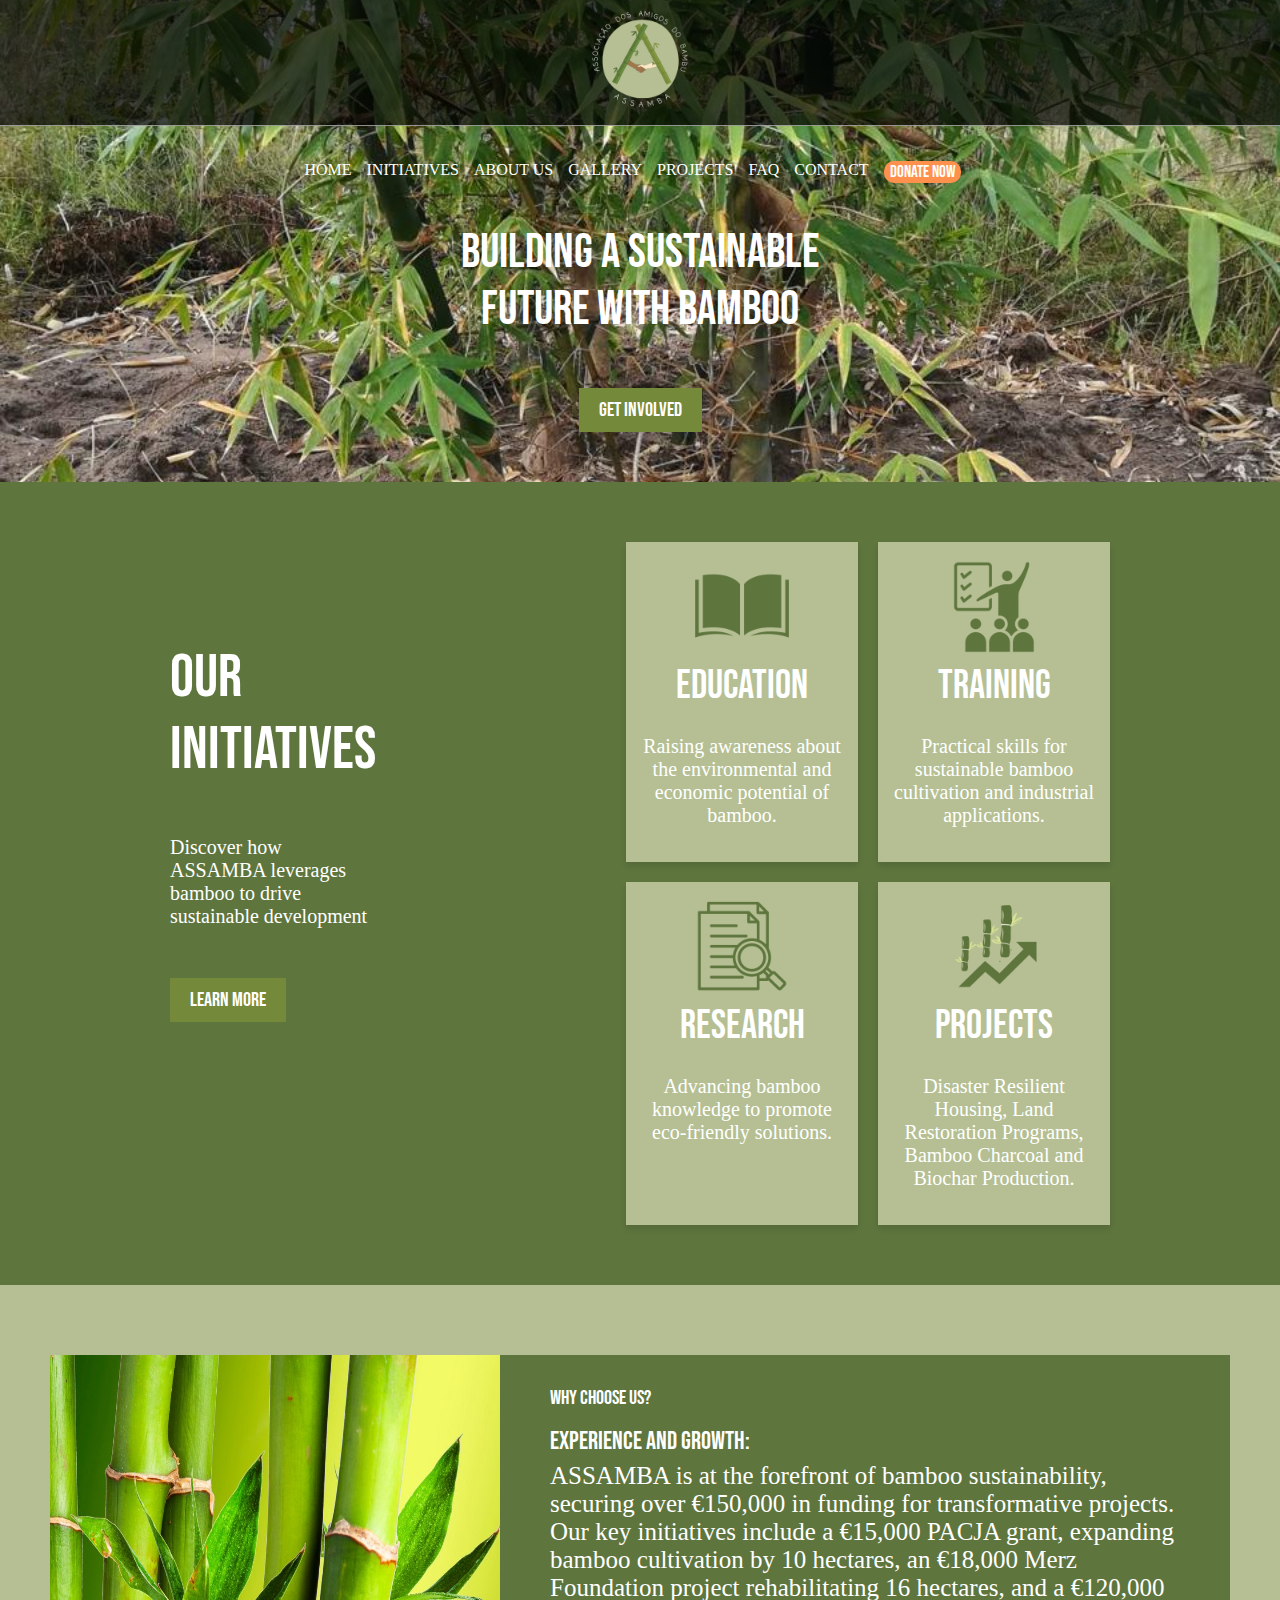
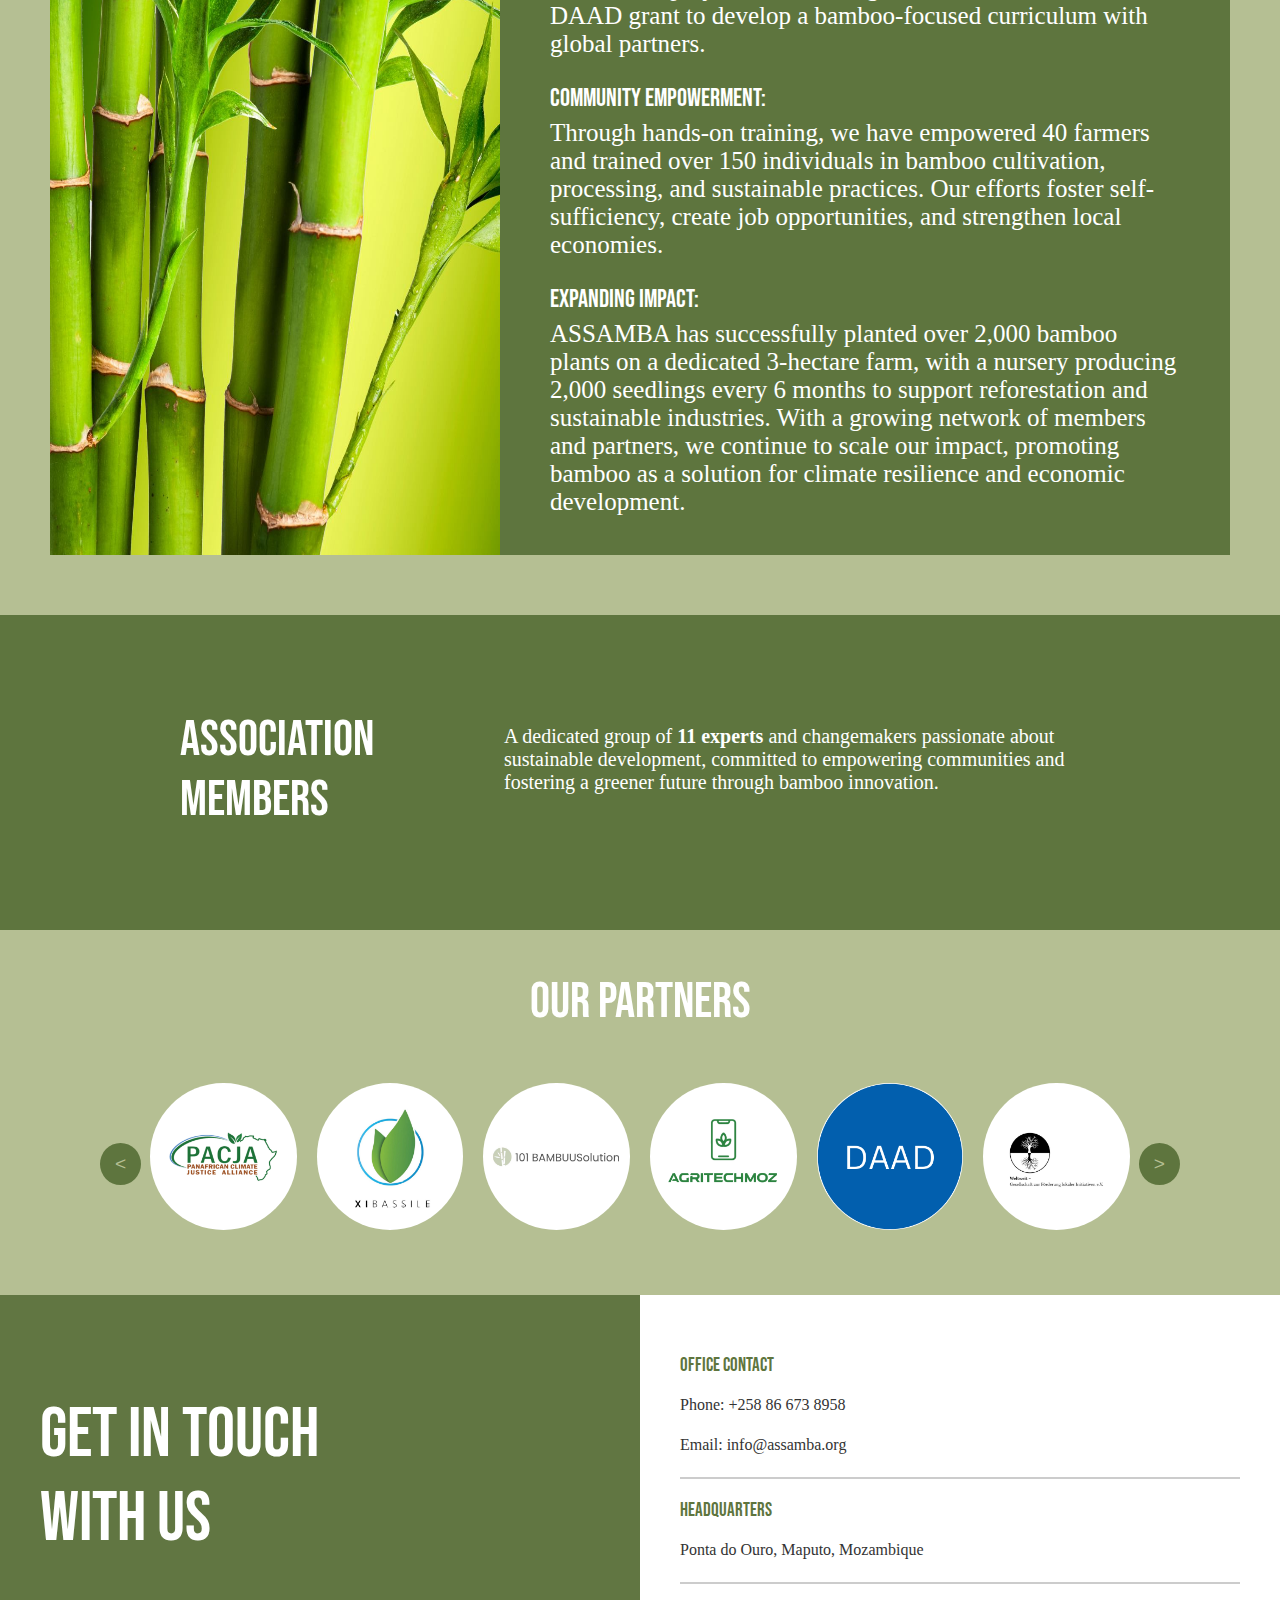
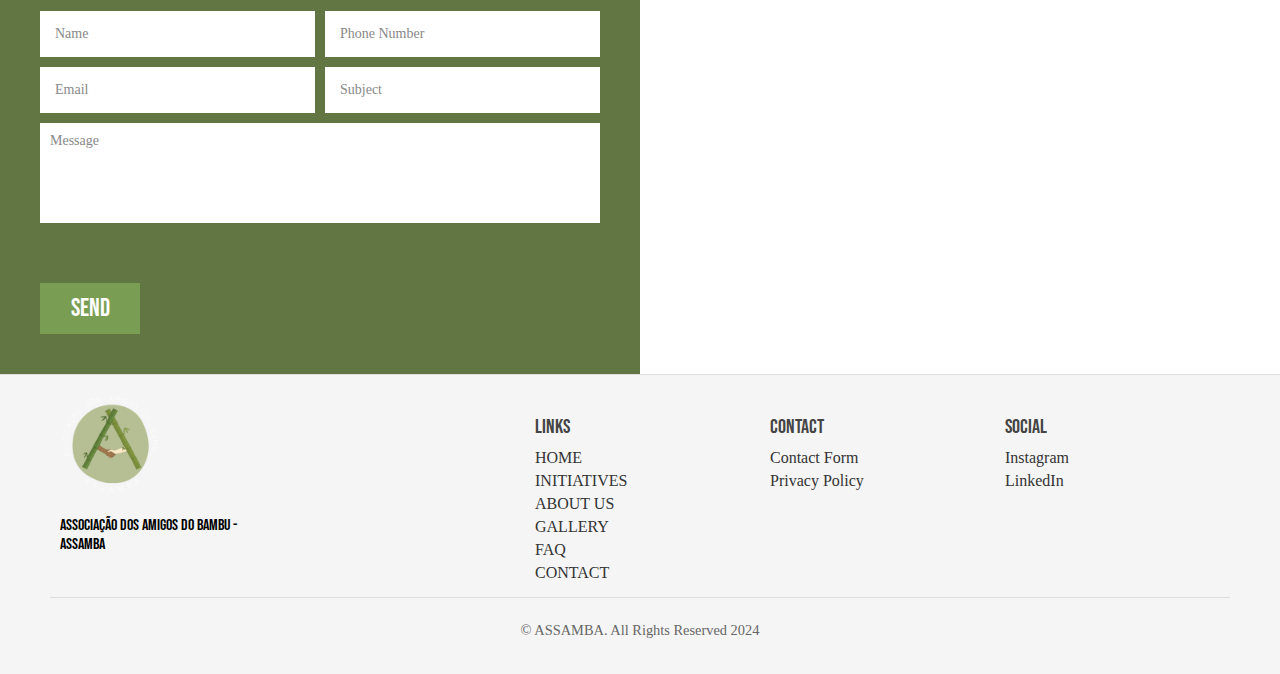
<file: index.html>
<!DOCTYPE html>
<html lang="en">
<head>
    <meta charset="UTF-8">
    <meta name="viewport" content="width=device-width, initial-scale=1.0">
    <title>ASSAMBA</title>
    <link rel="stylesheet" href="styles.css">
    <link href="https://fonts.googleapis.com/css2?family=Bebas+Neue&display=swap" rel="stylesheet">
    <link rel="icon" type="image/png" href="assets/images/logo.png">
    <link rel="stylesheet" href="https://cdnjs.cloudflare.com/ajax/libs/font-awesome/4.7.0/css/font-awesome.min.css">

    <script>
      function myFunction() {
        var x = document.getElementById("nav-links");
        if (x.style.display === "block") {
          x.style.display = "none";
        } else {
          x.style.display = "block";
        }
      }
    </script>


<script type="text/javascript">
  function googleTranslateElementInit() {
    new google.translate.TranslateElement({
      pageLanguage: 'en', // Default language of your website
      includedLanguages: 'en,pt', // Languages to include: English and Portuguese
      layout: google.translate.TranslateElement.InlineLayout.SIMPLE
    }, 'google_translate_element');
  }
</script>

<script type="text/javascript" src="//translate.google.com/translate_a/element.js?cb=googleTranslateElementInit"></script>


<!-- project -->

<script>
 let currentProject = 0;

// Function to show the next project
function loadMore() {
  const projects = document.querySelectorAll('.project-item');
  
  // Show the next project
  if (currentProject < projects.length) {
    projects[currentProject].style.display = 'block';
    currentProject++;
  }

  // Change button text if all projects are shown
  if (currentProject >= projects.length) {
    document.getElementById('load-more-btn').textContent = 'NO MORE PROJECTS';
  }
}

// Initialize by showing the first project
window.onload = loadMore;
</script>



<style>

  

</style>

</head>
<body>

<section class="hero">

    <!-- Logo Section -->
  <div class="logo">
       <!-- "Hamburger menu" / "Bar icon" to toggle the navigation links -->
  <a href="javascript:void(0);" class="icon" onclick="myFunction()">
    <i class="fa fa-bars"></i>
  </a>
    <img src="assets/images/logo.png" alt="Logo">
    <a href="donations.html" class="mobile-ctn"><button>DONATE!</button></a>
    <!-- Navigation links (hidden by default) -->
  </div>
  <!-- end -->
      
        <nav class="navbar">
            <ul class="nav-links" id="nav-links">
                <li><a href="index.html">HOME</a></li>
                <li><a href="#initiatives">INITIATIVES</a></li>
                <li><a href="about.html">ABOUT US</a></li>
                <li><a href="gallery.html">GALLERY</a></li>
                <li><a href="projects.html">PROJECTS</a></li>
                <li><a href="faq.html">FAQ</a></li>
                <li><a href="#contact">CONTACT</a></li>
                <li><a href="donations.html"><button class="donate-btn">DONATE NOW</button></a></li>
                <div id="google_translate_element"></div>

            </ul>
        </nav>

        <div class="hero-text">
            <h1>BUILDING A SUSTAINABLE <br> FUTURE WITH BAMBOO</h1>
            <a href="#contact"><button class="cta-button">GET INVOLVED</button></a>
        </div>

</section>


    <!-- INITIATIVES -->

    <section class="initiatives" id="initiatives">
       
        <div class="info">

            <h2>Our<br> Initiatives</h2>

            <p> Discover how ASSAMBA leverages bamboo to drive sustainable development</p>
            <a href="assets/ASSAMBA PROFILE PRESENTATION.pdf"><button class="cta-button">LEARN MORE</button></a>

        </div>

        <div class="cards">
            <div class="card">
                <img src="assets/images/education.png" alt="book" width="100px">
                <h3>Education</h3>
                <p>Raising awareness about the environmental and economic potential of bamboo.</p>
            </div>
            <div class="card">
                <img src="assets/images/training.png" alt="training" width="100px">
                <h3>Training</h3>
                <p>Practical skills for sustainable bamboo cultivation and industrial applications.</p>
            </div>
            <div class="card">
                <img src="assets/images/research.png" alt="research" width="100px">
                <h3>Research</h3>
                <p>Advancing bamboo knowledge to promote eco-friendly solutions.</p>
            </div>
            <div class="card">
                <img src="assets/images/projects.png" alt="projects" width="100px">
                <h3>Projects</h3>
                <p>Disaster Resilient Housing, Land Restoration Programs, Bamboo Charcoal and Biochar Production.</p>
            </div>
        </div>
        
    </section>

    
    <!-- WHY CHOOSE US -->

    <section class="why-choose-us">
        <div class="image">
            <img src="assets/images/why-choose-us.jpg" alt="Bamboo Image">
        </div>
        
        <div class="content">
            <div class="text">
                <h2>Why Choose Us?</h2>
                <h4>Experience and Growth:</h4><p>ASSAMBA is at the forefront of bamboo sustainability, securing over €150,000 in funding for transformative projects. Our key initiatives include a €15,000 PACJA grant, expanding bamboo cultivation by 10 hectares, an €18,000 Merz Foundation project rehabilitating 16 hectares, and a €120,000 DAAD grant to develop a bamboo-focused curriculum with global partners.</p>
                <h4>Community Empowerment:</h4>
                <p>Through hands-on training, we have empowered 40 farmers and trained over 150 individuals in bamboo cultivation, processing, and sustainable practices. Our efforts foster self-sufficiency, create job opportunities, and strengthen local economies.</p>
                <h4>Expanding Impact:</h4>
                <p>ASSAMBA has successfully planted over 2,000 bamboo plants on a dedicated 3-hectare farm, with a nursery producing 2,000 seedlings every 6 months to support reforestation and sustainable industries. With a growing network of members and partners, we continue to scale our impact, promoting bamboo as a solution for climate resilience and economic development.</p>
            </div>
        </div>
    </section>

    


<!-- ASSOCIATION MEMBERS -->


<section class="association-members">

    <div class="team-intro">
        <h2>ASSOCIATION MEMBERS</h2>
        <p class="team-description">A dedicated group of <strong>11 experts</strong> and changemakers passionate
            about sustainable development, committed to empowering
            communities and fostering a greener future through bamboo
            innovation.</p>
        
    
    </div>

<div class="carousel-wrapper">
  <!-- Left Button -->
  <!-- <button class="carousel-button left" onclick="scrollCarousel('carousel-association-members', -1)">&lt;</button> -->


  <!-- Carousel Container 
  <div class="carousel-container">
    <div class="carousel" id="carousel-association-members">
      <div class="carousel-item" style="flex: 0 0 33.33%;">
        <h4>John Doe</h4>
        <p>Position</p>
      </div>
      <div class="carousel-item" style="flex: 0 0 33.33%;">
 
        <h4>John Doe</h4>
        <p>Position</p>
      </div>
      <div class="carousel-item" style="flex: 0 0 33.33%;">
        <h4>John Doe</h4>
        <p>Position</p>
      </div>
    </div>
  </div> -->

  <!-- Right Button -->
  <!-- <button class="carousel-button right" onclick="scrollCarousel('carousel-association-members', 1)">&gt;</button> -->
</div>

</section>

<!-- END -->

<!-- PARTNERS -->

<section class="partners">

<div class="partners-container">
    <h2 style="display: flex; justify-content: center; align-items: center; color: #ffff; font-family: 'Bebas Neue'; font-weight: lighter; font-size: 50px;">OUR PARTNERS</h2>
    </div>

<div class="carousel-wrapper">
  <!-- Left Button -->
  <button class="carousel-button left" onclick="scrollCarousel('carousel-partners', -1)">&lt;</button>

  <!-- Carousel Container -->
  <div class="carousel-container">

    <div class="carousel" id="carousel-partners">
      <div class="carousel-item">
        <a href="https://pacja.org/">
          <img src="assets/images/partner1.png" alt="Board Member">
        </a>
      </div>
      <div class="carousel-item">
        <a href="https://www.xibassile.com/home-pt">
          <img src="assets/images/partner2.jpg" alt="Board Member">
        </a>
      </div>
      <div class="carousel-item">
        <a href="https://www.101bambusolution.com/">
          <img src="assets/images/partner3.jpg" alt="Board Member">
        </a>
      </div>
      <div class="carousel-item">
        <a href="https://agritechmoz.com/">
          <img src="assets/images/partner4.png" alt="Board Member">
        </a>
      </div>
      <div class="carousel-item">
        <a href="https://www.daad.de/en/">
          <img src="assets/images/partner6.png" alt="Board Member">
        </a>
      </div>
      <div class="carousel-item">
        <a href="https://welt-weit.org/en/">
          <img src="assets/images/partner7.jpg" alt="Board Member">
        </a>
      </div>
      <div class="carousel-item">
        <a href="#">
          <img src="assets/images/partner11.jpg" alt="Board Member">
        </a>
      </div>
      <div class="carousel-item">
        <a href="https://www.hs-rm.de/en/">
          <img src="assets/images/partner12.jpg" alt="Board Member">
        </a>
      </div>
      <div class="carousel-item">
        <a href="https://uem.mz/">
          <img src="assets/images/partner13.jpg" alt="Board Member">
        </a>
      </div>
      <div class="carousel-item">
        <a href="https://apamaputo.org/index.php/apresentacao-do-menu-institucional">
          <img src="assets/images/partner14.jpg" alt="Board Member">
        </a>
      </div>
      <div class="carousel-item">
        <a href="https://onemillionvoices.agroecologymap.org/es/locations/gua-quye">
          <img src="assets/images/partner-15.jpeg" alt="Board Member">
        </a>
      </div>
      <div class="carousel-item">
        <a href="https://www.instagram.com/manabambooworld/">
          <img src="assets/images/partners/mana.jpeg" alt="Board Member">
        </a>
      </div>
      <div class="carousel-item">
        <a href="https://www.netherlandswaterpartnership.com/">
          <img src="assets/images/partners/nwp.png" alt="Board Member">
        </a>
      </div>

      <div class="carousel-item">
        <a href="https://www.nlfoodpartnership.com/">
          <img src="assets/images/partners/nFp.png" alt="Board Member">
        </a>
      </div>

      <div class="carousel-item">
        <a href="https://bambubatu.com/bambu-batu/">
          <img src="assets/images/partners/BB-logo-cultivate.png" alt="Board Member">
        </a>
      </div>

      <div class="carousel-item">
        <a href="https://bambubatu.com/bambu-batu/">
          <img src="assets/images/partners/uv.png" alt="Board Member">
        </a>
      </div>
    </div>
    

  <!-- Right Button -->
  <button class="carousel-button right" onclick="scrollCarousel('carousel-partners', 1)">&gt;</button>
</div>

</section>




<!-- END -->

<!-- CONTACT US -->

<section class="contact-container" id="contact">
  <div class="contact-form">
      <h2>GET IN TOUCH<br>WITH US</h2>
      <form action="#">
          <div class="input-group">
              <input type="text" placeholder="Name" required>
              <input type="text" placeholder="Phone Number" required>
          </div>
          <div class="input-group">
              <input type="email" placeholder="Email" required>
              <input type="text" placeholder="Subject" required>
          </div>
          <textarea placeholder="Message" rows="5" required></textarea>
          <button class="submit-button" type="submit">SEND</button>
      </form>
  </div>
  <div class="contact-info">
    <h3>OFFICE CONTACT</h3>
    <p>Phone: +258 86 673 8958</p>
    <p>Email: info@assamba.org</p>
      <hr>
      <h3>HEADQUARTERS</h3>
      <p>Ponta do Ouro, Maputo, Mozambique</p>
      <hr>

  </div>
</section>

<!-- END -->

<!-- FOOTER -->

<footer class="footer-container">
  <div class="footer-content">
      <div class="footer-section-img">
          <img src="assets/images/logo.png" width="100px" alt="logo">
          <p style="color: #000;">Associação dos Amigos do Bambu - ASSAMBA</p>
          <div class="input-container">
            <input type="email" class="email-input" placeholder="Enter your email address">
            <button type="submit" class="email-submit-button">
              <img src="assets/images/arrow.png" alt="icon" class="button-icon"></button>
        </div>
      </div>
      <div class="footer-section">
          <h3>LINKS</h3>
          <ul>
            <li><a href="index.html">HOME</a></li>
            <li><a href="index.html#initiatives">INITIATIVES</a></li>
            <li><a href="about.html">ABOUT US</a></li>
            <li><a href="gallery.html">GALLERY</a></li>
            <li><a href="coming soon.html">FAQ</a></li>
            <li><a href="index.html#contact">CONTACT</a></li>
          </ul>
      </div>
      
      <div class="footer-section">
          <h3>CONTACT</h3>
          <ul>
            <li><a href="/index.html/#contact" target="_blank">Contact Form</a></li>
            <li><a href="/Privacy Policy.html" target="_blank">Privacy Policy</a></li>
        </ul>
        
      
      </div>
      <div class="footer-section">
          <h3>SOCIAL</h3>
          <ul>
            <li><a href="https://www.instagram.com/assamba.moz/" target="_blank">Instagram</a></li>
            <li><a href="https://www.linkedin.com/company/assamba/?originalSubdomain=mz" target="_blank">LinkedIn</a></li>
        </ul>
      </div>
  </div>
  <div class="footer-bottom">
      <p>© ASSAMBA. All Rights Reserved 2024 </p>
  </div>
</footer>


<!-- END -->




  
    <script>
   // Function to handle carousel scrolling
function scrollCarousel(carouselId, direction) {
  const carousel = document.getElementById(carouselId); // Target specific carousel by ID
  const items = carousel.querySelectorAll('.carousel-item'); // Get all carousel items
  const visibleItems = 3; // Number of items visible in the carousel
  const totalItems = items.length; // Total number of items in the carousel

  // Retrieve or initialize the current scroll index
  let scrollIndex = parseInt(carousel.dataset.scrollIndex) || 0;

  // Calculate the new scroll index
  scrollIndex += direction;

  // Clamp the scrollIndex to ensure it stays within bounds
  if (scrollIndex < 0) {
    scrollIndex = 0; // Prevent scrolling before the first item
  } else if (scrollIndex > totalItems - visibleItems) {
    scrollIndex = totalItems - visibleItems; // Prevent scrolling past the last visible group
  }

  // Store the updated scroll index
  carousel.dataset.scrollIndex = scrollIndex;

  // Calculate the new transform value
  const itemWidth = carousel.querySelector('.carousel-item').offsetWidth;
  const transformValue = -scrollIndex * itemWidth;

  // Apply the transform to scroll the carousel
  carousel.style.transform = `translateX(${transformValue}px)`;
}

// Example usage: Attach event listeners to carousel buttons
document.addEventListener('DOMContentLoaded', () => {
  const leftButtons = document.querySelectorAll('.carousel-button-left');
  const rightButtons = document.querySelectorAll('.carousel-button-right');

  leftButtons.forEach(button => {
    button.addEventListener('click', () => {
      const carouselId = button.dataset.target; // Get the target carousel ID from data attribute
      scrollCarousel(carouselId, -1); // Scroll left
    });
  });

  rightButtons.forEach(button => {
    button.addEventListener('click', () => {
      const carouselId = button.dataset.target; // Get the target carousel ID from data attribute
      scrollCarousel(carouselId, 1); // Scroll right
    });
  });
});


    </script>



</body>
</html>
</file>
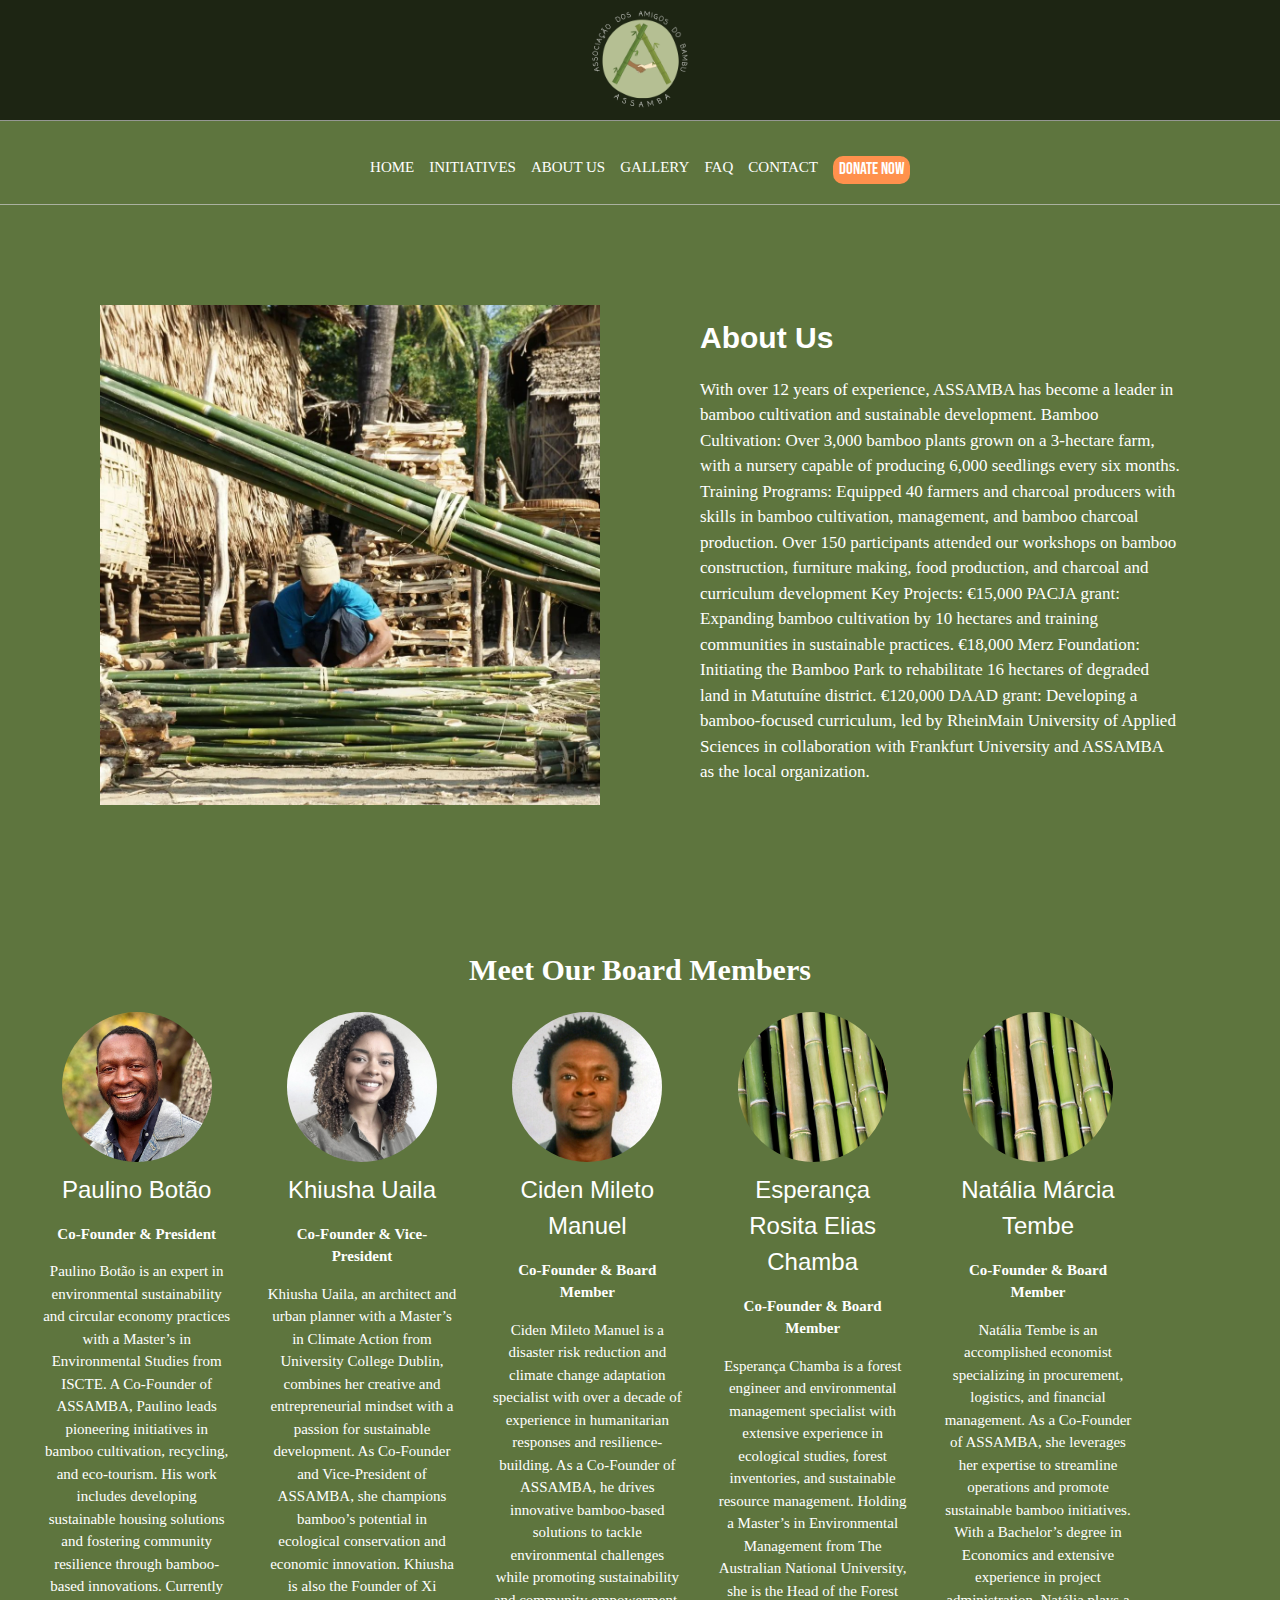
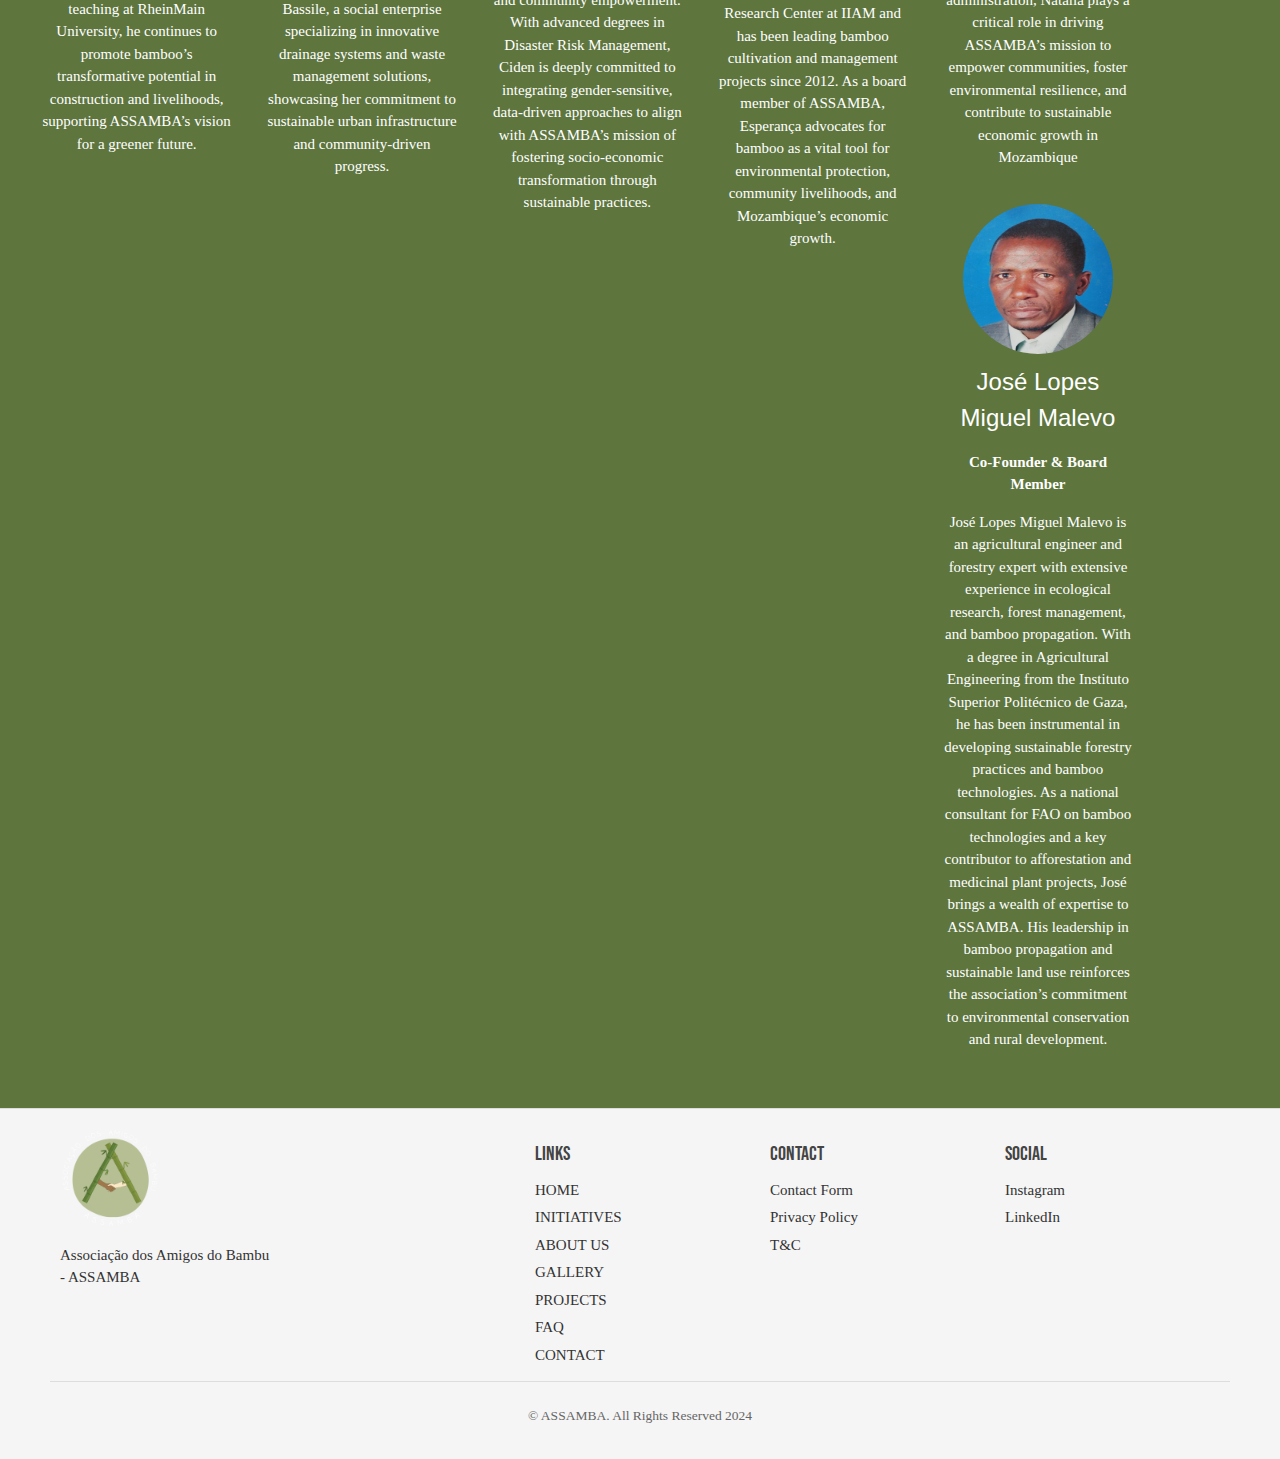
<file: about.html>
<!DOCTYPE html>
<html lang="en">
<head>
    <meta charset="UTF-8">
    <meta name="viewport" content="width=device-width, initial-scale=1.0">
    <title>About Us</title>
    <link rel="stylesheet" href="styles.css">
    <link rel="stylesheet" href="https://www.w3schools.com/w3css/4/w3.css">
    <link href="https://fonts.googleapis.com/css2?family=Bebas+Neue&display=swap" rel="stylesheet">
    <link rel="icon" type="image/png" href="assets/images/logo.png">
    <link rel="stylesheet" href="https://cdnjs.cloudflare.com/ajax/libs/font-awesome/4.7.0/css/font-awesome.min.css">

    <script>
      function myFunction() {
        var x = document.getElementById("nav-links");
        if (x.style.display === "block") {
          x.style.display = "none";
        } else {
          x.style.display = "block";
        }
      }
    </script>

    <style>

    body { 
      background-color: #5E753E;
      font-family: 'Lato'; 
    }
      .hero {
    background-image: none;
    background-color: #5E753E;

    .navbar {
      border-bottom: 1px;
      border-bottom-style: solid;
      border-color: black;
      border-color:rgba(206, 206, 206, 0.678);
    }

}

.board-member {
      text-align: center;
      padding: 20px;
      margin: 10px;
      color: #ffffff;
    }
    .board-member img {
      width: 150px;
      height: 150px;
      border-radius: 50%;
    }
    .board-member h3 {
      margin-top: 10px;
      color: #ffffff;
      
    }

    </style>

</head>
<body>

<section class="hero">

    <!-- Logo Section -->
  <div class="logo">
       <!-- "Hamburger menu" / "Bar icon" to toggle the navigation links -->
  <a href="javascript:void(0);" class="icon" onclick="myFunction()">
    <i class="fa fa-bars"></i>
  </a>
  <a href="index.html">
    <img src="assets/images/logo.png" alt="Logo">
</a>
    <a href="coming soon.html" class="mobile-ctn"><button>DONATE!</button></a>
    <!-- Navigation links (hidden by default) -->
  </div>
  <!-- end -->
      
        <nav class="navbar">
            <ul class="nav-links" id="nav-links">
                <li><a href="index.html">HOME</a></li>
                <li><a href="index.html#initiatives">INITIATIVES</a></li>
                <li><a href="about.html">ABOUT US</a></li>
                <li><a href="gallery.html">GALLERY</a></li>
                <li><a href="faq.html">FAQ</a></li>
                <li><a href="index.html#contact">CONTACT</a></li>
                <li><a href="coming soon.html"><button class="donate-btn">DONATE NOW</button></a></li>
            </ul>
        </nav>
</section>

<div class="about-page">
    <div class="about-page-img">
            <img src="assets/images/about-img.jpg" alt="">
    </div>

    <div class="about-page-info">
            <h2 style="font-weight: bold;">About Us</h2>
            <p>
                With over 12 years of experience, ASSAMBA has become a leader in bamboo cultivation and sustainable development.

        Bamboo Cultivation: Over 3,000 bamboo plants grown on a 3-hectare farm, with a nursery capable of producing 6,000 seedlings every six months.
        Training Programs: Equipped 40 farmers and charcoal producers with skills in bamboo cultivation, management, and bamboo charcoal production. Over 150 participants attended our workshops on bamboo construction, furniture making, food production, and charcoal and curriculum development
        Key Projects:
        €15,000 PACJA grant: Expanding bamboo cultivation by 10 hectares and training communities in sustainable practices.
        €18,000 Merz Foundation: Initiating the Bamboo Park to rehabilitate 16 hectares of degraded land in Matutuíne district.
        €120,000 DAAD grant: Developing a bamboo-focused curriculum, led by RheinMain University of Applied Sciences in collaboration with Frankfurt University and ASSAMBA as the local organization.
            </p>
    </div>
</div>

<div class="w3-container w3-padding-32">
  <h2 class="w3-center" style="color: #ffffff; font-family: 'Lato'; font-weight: bold;">Meet Our Board Members</h2>

  <div class="w3-row-padding w3-center">
    <!-- Board Member 1 -->
    <div class="w3-col l2 m4 s6 board-member">
      <img src="assets/images/bm1.png" alt="Member 1">
      <h3>Paulino Botão</h3>
      <p><strong>Co-Founder & President</strong></p>
      <p>Paulino Botão is an expert in environmental sustainability and circular economy practices with
         a Master’s in Environmental Studies from ISCTE. A Co-Founder of ASSAMBA, Paulino leads pioneering
          initiatives in bamboo cultivation, recycling, and eco-tourism. His work includes developing 
          sustainable housing solutions and fostering community resilience through bamboo-based innovations.
           Currently teaching at RheinMain University, he continues to promote bamboo’s transformative 
           potential in construction and livelihoods, supporting ASSAMBA’s vision for a greener future.</p>
    </div>

    <!-- Board Member 2 -->
    <div class="w3-col l2 m4 s6 board-member">
      <img src="assets/images/vice-president.jpg" alt="Member 2">
      <h3>Khiusha Uaila</h3>
      <p><strong>Co-Founder & Vice-President</strong></p>
      <p>Khiusha Uaila, an architect and urban planner with a Master’s in Climate Action from University College Dublin, 
        combines her creative and entrepreneurial mindset with a passion for sustainable development. As Co-Founder and 
        Vice-President of ASSAMBA, she champions bamboo’s potential in ecological conservation and economic innovation. 
        Khiusha is also the Founder of Xi Bassile, a social enterprise specializing in innovative drainage systems and 
        waste management solutions, showcasing her commitment to sustainable urban infrastructure and community-driven 
        progress.</p>
    </div>

    <!-- Board Member 3 -->
    <div class="w3-col l2 m4 s6 board-member">
      <img src="assets/images/bm2.jpeg" alt="Member 3">
      <h3>Ciden Mileto Manuel</h3>
      <p><strong>Co-Founder & Board Member</strong></p>
      <p>Ciden Mileto Manuel is a disaster risk reduction and climate change adaptation specialist with over a decade of 
        experience in humanitarian responses and resilience-building. As a Co-Founder of ASSAMBA, he drives innovative 
        bamboo-based solutions to tackle environmental challenges while promoting sustainability and community empowerment.
         With advanced degrees in Disaster Risk Management, Ciden is deeply committed to integrating gender-sensitive, 
         data-driven approaches to align with ASSAMBA’s mission of fostering socio-economic transformation through 
         sustainable practices.</p>
    </div>

    <!-- Board Member 4 -->
    <div class="w3-col l2 m4 s6 board-member">
      <img src="assets/images/bamboo.jpg" alt="Member 4">
      <h3>Esperança Rosita Elias Chamba</h3>
      <p><strong>Co-Founder & Board Member</strong></p>
      <p>Esperança Chamba is a forest engineer and environmental management specialist with extensive experience in
         ecological studies, forest inventories, and sustainable resource management. Holding a Master’s in
          Environmental Management from The Australian National University, she is the Head of the Forest 
          Research Center at IIAM and has been leading bamboo cultivation and management projects since 2012. 
          As a board member of ASSAMBA, Esperança advocates for bamboo as a vital tool for environmental protection,
           community livelihoods, and Mozambique’s economic growth.
      </p>
    </div>

    <!-- Board Member 5 -->
    <div class="w3-col l2 m4 s6 board-member">
      <img src="assets/images/bamboo.jpg" alt="Member 5">
      <h3>Natália Márcia Tembe</h3>
      <p><strong>
        Co-Founder &  Board Member</strong></p>
      <p>Natália Tembe is an accomplished economist specializing in procurement, logistics, and financial management.
         As a Co-Founder of ASSAMBA, she leverages her expertise to streamline operations and promote sustainable bamboo 
         initiatives. With a Bachelor’s degree in Economics and extensive experience in project administration, 
         Natália plays a critical role in driving ASSAMBA’s mission to empower communities, foster environmental 
         resilience, and contribute to sustainable economic growth in Mozambique</p>
    </div>

    <!-- Board Member 6 -->
    <div class="w3-col l2 m4 s6 board-member">
      <img src="assets/images/Lopes.jpg" alt="Member 6">
      <h3>José Lopes Miguel Malevo</h3>
      <p><strong>Co-Founder & Board Member</strong></p>
      <p>José Lopes Miguel Malevo is an agricultural engineer and forestry expert with extensive experience in ecological
         research, forest management, and bamboo propagation. With a degree in Agricultural Engineering from the Instituto 
         Superior Politécnico de Gaza, he has been instrumental in developing sustainable forestry practices and bamboo
          technologies. As a national consultant for FAO on bamboo technologies and a key contributor to afforestation
           and medicinal plant projects, José brings a wealth of expertise to ASSAMBA. His leadership in bamboo
            propagation and sustainable land use reinforces the association’s commitment to environmental 
            conservation and rural development.
      </p>
    </div>
  </div>
</div>

<!-- FOOTER -->

<footer class="footer-container">
  <div class="footer-content">
      <div class="footer-section-img">
          <img src="assets/images/logo.png" width="100px" alt="logo">
          <p>Associação dos Amigos do Bambu - ASSAMBA</p>
          <div class="input-container">
            <input type="email" class="email-input" placeholder="Enter your email address">
            <button type="submit" class="email-submit-button">
              <img src="assets/images/arrow.png" alt="icon" class="button-icon"></button>
        </div>
      </div>
      <div class="footer-section">
        <h3>LINKS</h3>
        <ul>
          <li><a href="index.html">HOME</a></li>
          <li><a href="index.html#initiatives">INITIATIVES</a></li>
          <li><a href="about.html">ABOUT US</a></li>
          <li><a href="gallery.html">GALLERY</a></li>
          <li><a href="projects.html">PROJECTS</a></li>
          <li><a href="coming soon.html">FAQ</a></li>
          <li><a href="index.html#contact">CONTACT</a></li>
        </ul>
    </div>
    
    <div class="footer-section">
        <h3>CONTACT</h3>
        <ul>
          <li><a href="/index.html/#contact" target="_blank">Contact Form</a></li>
          <li><a href="/coming soon.html" target="_blank">Privacy Policy</a></li>
          <li><a href="/coming soon.html" target="_blank">T&C</a></li>
      </ul>
      
    
    </div>
    <div class="footer-section">
        <h3>SOCIAL</h3>
        <ul>
          <li><a href="https://www.instagram.com/assamba.moz/" target="_blank">Instagram</a></li>
            <li><a href="https://www.linkedin.com/company/assamba/?originalSubdomain=mz" target="_blank">LinkedIn</a></li>
      </ul>
    </div>
</div>
  <div class="footer-bottom">
      <p>© ASSAMBA. All Rights Reserved 2024 </p>
  </div>
</footer>


<!-- END -->




  
    <script>
   // Function to handle carousel scrolling
function scrollCarousel(carouselId, direction) {
  const carousel = document.getElementById(carouselId); // Target specific carousel by ID
  const items = carousel.querySelectorAll('.carousel-item'); // Get all carousel items
  const visibleItems = 3; // Number of items visible in the carousel
  const totalItems = items.length; // Total number of items in the carousel

  // Retrieve or initialize the current scroll index
  let scrollIndex = parseInt(carousel.dataset.scrollIndex) || 0;

  // Calculate the new scroll index
  scrollIndex += direction;

  // Clamp the scrollIndex to ensure it stays within bounds
  if (scrollIndex < 0) {
    scrollIndex = 0; // Prevent scrolling before the first item
  } else if (scrollIndex > totalItems - visibleItems) {
    scrollIndex = totalItems - visibleItems; // Prevent scrolling past the last visible group
  }

  // Store the updated scroll index
  carousel.dataset.scrollIndex = scrollIndex;

  // Calculate the new transform value
  const itemWidth = carousel.querySelector('.carousel-item').offsetWidth;
  const transformValue = -scrollIndex * itemWidth;

  // Apply the transform to scroll the carousel
  carousel.style.transform = `translateX(${transformValue}px)`;
}

// Example usage: Attach event listeners to carousel buttons
document.addEventListener('DOMContentLoaded', () => {
  const leftButtons = document.querySelectorAll('.carousel-button-left');
  const rightButtons = document.querySelectorAll('.carousel-button-right');

  leftButtons.forEach(button => {
    button.addEventListener('click', () => {
      const carouselId = button.dataset.target; // Get the target carousel ID from data attribute
      scrollCarousel(carouselId, -1); // Scroll left
    });
  });

  rightButtons.forEach(button => {
    button.addEventListener('click', () => {
      const carouselId = button.dataset.target; // Get the target carousel ID from data attribute
      scrollCarousel(carouselId, 1); // Scroll right
    });
  });
});

    </script>
</body>
</html>
</file>
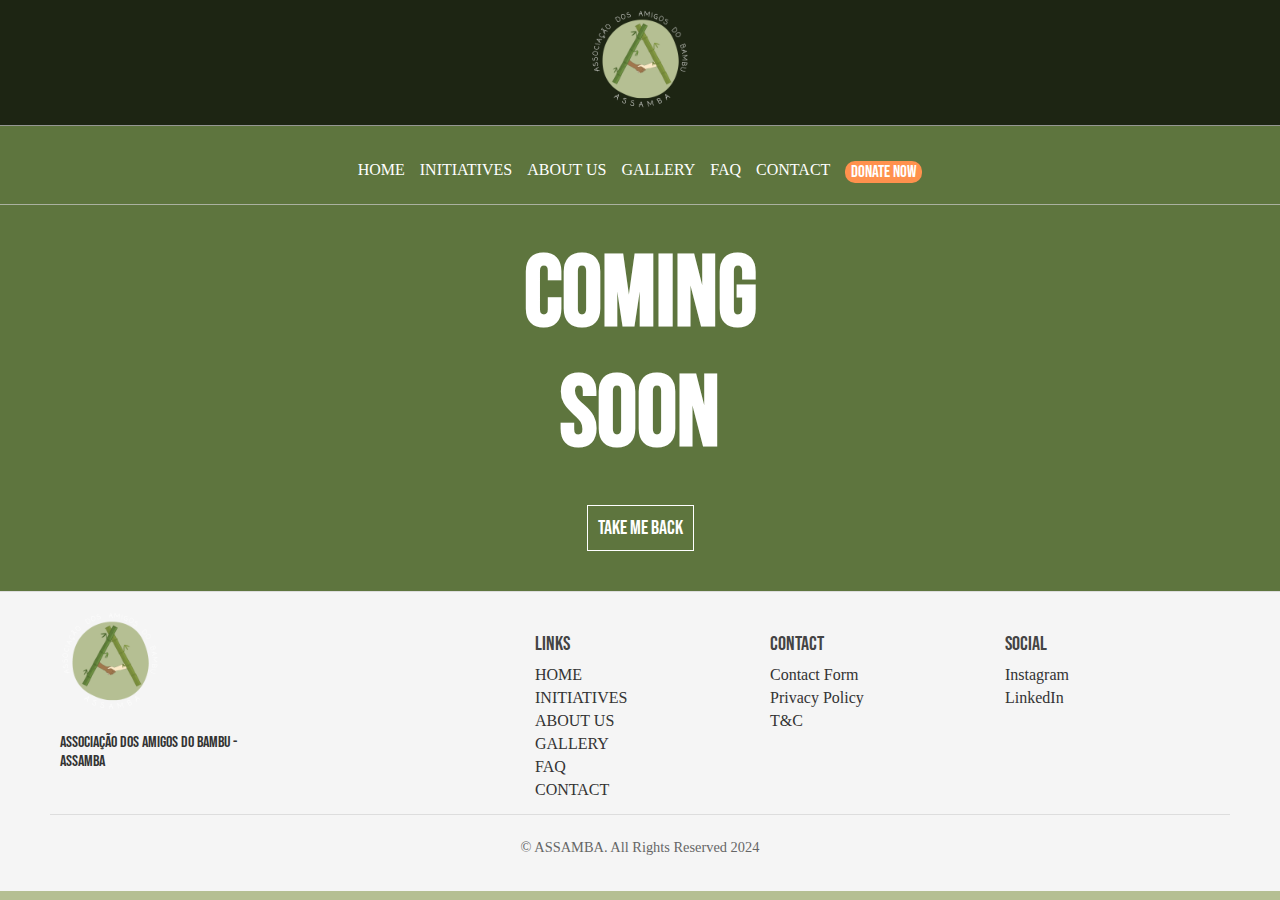
<file: coming soon-1.html>
<!DOCTYPE html>
<html lang="en">
<head>
    <meta charset="UTF-8">
    <meta name="viewport" content="width=device-width, initial-scale=1.0">
    <title>Coming Soon</title>
    <link rel="stylesheet" href="styles.css">
    <link href="https://fonts.googleapis.com/css2?family=Bebas+Neue&display=swap" rel="stylesheet">
    <link rel="icon" type="image/png" href="assets/images/logo.png">
    <link rel="stylesheet" href="https://cdnjs.cloudflare.com/ajax/libs/font-awesome/4.7.0/css/font-awesome.min.css">

    <script>
      function myFunction() {
        var x = document.getElementById("nav-links");
        if (x.style.display === "block") {
          x.style.display = "none";
        } else {
          x.style.display = "block";
        }
      }
    </script>

  <style>

.hero {
    background-image: none;
    background-color: #5E753E;

    .navbar {
      border-bottom: 1px;
      border-bottom-style: solid;
      border-color: black;
      border-color:rgba(206, 206, 206, 0.678);
    }

}

.back-button {
  font-family: 'Bebas Neue';
  font-weight: lighter;
  font-size: 20px;
  background-color:rgba(0, 0, 0, 0);
  border-color: #fff;
  border-style: solid;
  border-width: 1px;
  padding: 10px;
  color: #fff;
  margin-bottom: 40px;
  cursor: pointer;

}

  </style>

</head>
<body>

<section class="hero">

    <!-- Logo Section -->
  <div class="logo">
       <!-- "Hamburger menu" / "Bar icon" to toggle the navigation links -->
  <a href="javascript:void(0);" class="icon" onclick="myFunction()">
    <i class="fa fa-bars"></i>
  </a>
  <a href="index.html">
    <img src="assets/images/logo.png" alt="Logo">
</a>
    <a href="coming soon.html" class="mobile-ctn"><button>DONATE!</button></a>
    <!-- Navigation links (hidden by default) -->
  </div>
  <!-- end -->
      
        <nav class="navbar">
            <ul class="nav-links" id="nav-links">
                <li><a href="index.html">HOME</a></li>
                <li><a href="index.html#initiatives">INITIATIVES</a></li>
                <li><a href="about.html">ABOUT US</a></li>
                <li><a href="gallery.html">GALLERY</a></li>
                <li><a href="coming soon.html">FAQ</a></li>
                <li><a href="index.html#contact">CONTACT</a></li>
                <li><a href="coming soon.html"><button class="donate-btn">DONATE NOW</button></a></li>
            </ul>
        </nav>


        <h1 style="font-size: 100px; margin: 0px; padding: 30px;">
            COMING <br> SOON
        </h1>

        <a href="index.html"><button class="back-button">
          TAKE ME BACK
        </button></a>

</section>



<!-- FOOTER -->

<footer class="footer-container">
  <div class="footer-content">
      <div class="footer-section-img">
          <img src="assets/images/logo.png" width="100px" alt="logo">
          <p>Associação dos Amigos do Bambu - ASSAMBA</p>
          <div class="input-container">
            <input type="email" class="email-input" placeholder="Enter your email address">
            <button type="submit" class="email-submit-button">
              <img src="assets/images/arrow.png" alt="icon" class="button-icon"></button>
        </div>
      </div>
      <div class="footer-section">
          <h3>LINKS</h3>
          <ul>
            <li><a href="index.html">HOME</a></li>
            <li><a href="index.html#initiatives">INITIATIVES</a></li>
            <li><a href="about.html">ABOUT US</a></li>
            <li><a href="gallery.html">GALLERY</a></li>
            <li><a href="coming soon.html">FAQ</a></li>
            <li><a href="index.html#contact">CONTACT</a></li>
          </ul>
      </div>
      
      <div class="footer-section">
          <h3>CONTACT</h3>
          <ul>
            <li><a href="/index.html/#contact" target="_blank">Contact Form</a></li>
            <li><a href="/coming soon.html" target="_blank">Privacy Policy</a></li>
            <li><a href="/coming soon.html" target="_blank">T&C</a></li>
          </ul>
      
      </div>
      <div class="footer-section">
          <h3>SOCIAL</h3>
          <ul>
            <li><a href="https://www.instagram.com/assamba.moz/" target="_blank">Instagram</a></li>
            <li><a href="https://www.linkedin.com/company/assamba/?originalSubdomain=mz" target="_blank">LinkedIn</a></li>
            </ul>
      </div>
  </div>
  <div class="footer-bottom">
      <p>© ASSAMBA. All Rights Reserved 2024 </p>
  </div>
</footer>


<!-- END -->




  
    <script>
   // Function to handle carousel scrolling
function scrollCarousel(carouselId, direction) {
  const carousel = document.getElementById(carouselId); // Target specific carousel by ID
  const items = carousel.querySelectorAll('.carousel-item'); // Get all carousel items
  const visibleItems = 3; // Number of items visible in the carousel
  const totalItems = items.length; // Total number of items in the carousel

  // Retrieve or initialize the current scroll index
  let scrollIndex = parseInt(carousel.dataset.scrollIndex) || 0;

  // Calculate the new scroll index
  scrollIndex += direction;

  // Clamp the scrollIndex to ensure it stays within bounds
  if (scrollIndex < 0) {
    scrollIndex = 0; // Prevent scrolling before the first item
  } else if (scrollIndex > totalItems - visibleItems) {
    scrollIndex = totalItems - visibleItems; // Prevent scrolling past the last visible group
  }

  // Store the updated scroll index
  carousel.dataset.scrollIndex = scrollIndex;

  // Calculate the new transform value
  const itemWidth = carousel.querySelector('.carousel-item').offsetWidth;
  const transformValue = -scrollIndex * itemWidth;

  // Apply the transform to scroll the carousel
  carousel.style.transform = `translateX(${transformValue}px)`;
}

// Example usage: Attach event listeners to carousel buttons
document.addEventListener('DOMContentLoaded', () => {
  const leftButtons = document.querySelectorAll('.carousel-button-left');
  const rightButtons = document.querySelectorAll('.carousel-button-right');

  leftButtons.forEach(button => {
    button.addEventListener('click', () => {
      const carouselId = button.dataset.target; // Get the target carousel ID from data attribute
      scrollCarousel(carouselId, -1); // Scroll left
    });
  });

  rightButtons.forEach(button => {
    button.addEventListener('click', () => {
      const carouselId = button.dataset.target; // Get the target carousel ID from data attribute
      scrollCarousel(carouselId, 1); // Scroll right
    });
  });
});

    </script>
</body>
</html>
</file>
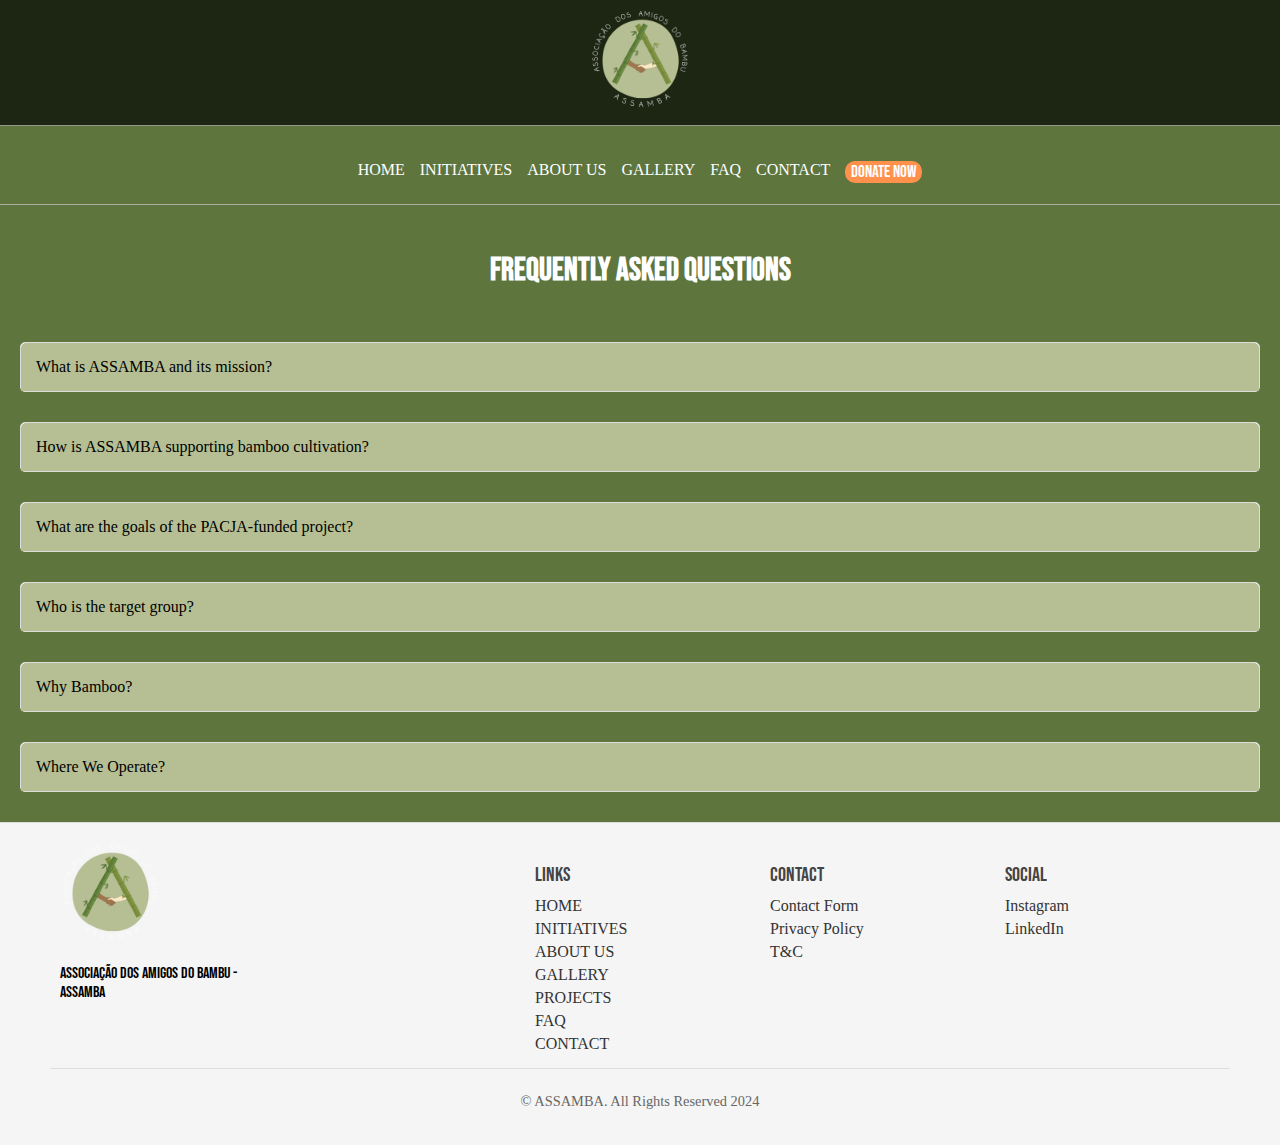
<file: faq.html>
<!DOCTYPE html>
<html lang="en">
<head>
    <meta charset="UTF-8">
    <meta name="viewport" content="width=device-width, initial-scale=1.0">
    <title>FAQs</title>
    <link rel="stylesheet" href="styles.css">
    <link href="https://fonts.googleapis.com/css2?family=Bebas+Neue&display=swap" rel="stylesheet">
    <link rel="icon" type="image/png" href="assets/images/logo.png">
    <link rel="stylesheet" href="https://cdnjs.cloudflare.com/ajax/libs/font-awesome/4.7.0/css/font-awesome.min.css">

    <script>
      function myFunction() {
        var x = document.getElementById("nav-links");
        if (x.style.display === "block") {
          x.style.display = "none";
        } else {
          x.style.display = "block";
        }
      }
    </script>


<style>

body {
    background-color: #5e753e;
}

.hero {
    background-image: none;
    background-color: #5E753E;

    .navbar {
      border-bottom: 1px;
      border-bottom-style: solid;
      border-color: black;
      border-color:rgba(206, 206, 206, 0.678);
      margin-bottom: 20px;
    }

}


header {
  color: #fff;
  padding-top: 5px;
  text-align: center;
}

main {
  padding: 20px;
}

.faq-container {
  display: flex;
  flex-direction: column;
  gap: 10px;
}

.faq {
  background-color: #fff;
  border: 1px solid #ddd;
  border-radius: 5px;
  margin: 10px 0;
}

.faq-question {
  background-color: #B5BF93;
  color: #000;
  width: 100%;
  padding: 15px;
  text-align: left;
  border: none;
  font-size: 16px;
  cursor: pointer;
  border-radius: 5px 5px 0 0;
  font-family: 'Lato';
}

.faq-answer {
  display: none;
  padding: 15px;
  background-color: #f9f9f9;
  border-top: 1px solid #ddd;
  font-size: 14px;
  font-family: 'Lato';
}

.faq-answer p {
  margin: 0;
}



@media (max-width: 768px) {
  .faq-container {
    padding: 10px;
  }

  .faq-question {
    font-size: 14px;
    padding: 12px;
  }

  .faq-answer {
    font-size: 13px;
    padding: 12px;
  }
}



</style>

</head>
<body>

<section class="hero">

    <!-- Logo Section -->
  <div class="logo">
       <!-- "Hamburger menu" / "Bar icon" to toggle the navigation links -->
  <a href="javascript:void(0);" class="icon" onclick="myFunction()">
    <i class="fa fa-bars"></i>
  </a>
  <a href="index.html">
    <img src="assets/images/logo.png" alt="Logo">
</a>
    <a href="coming soon.html" class="mobile-ctn"><button>DONATE!</button></a>
    <!-- Navigation links (hidden by default) -->
  </div>
  <!-- end -->
      
        <nav class="navbar">
            <ul class="nav-links" id="nav-links">
                <li><a href="index.html">HOME</a></li>
                <li><a href="index.html#initiatives">INITIATIVES</a></li>
                <li><a href="about.html">ABOUT US</a></li>
                <li><a href="gallery.html">GALLERY</a></li>
                <li><a href="faq.html">FAQ</a></li>
                <li><a href="index.html#contact">CONTACT</a></li>
                <li><a href="coming soon.html"><button class="donate-btn">DONATE NOW</button></a></li>
            </ul>
        </nav>

</section>

  <header>
    <h1>Frequently Asked Questions</h1>
  </header>

  <main>
    <section class="faq-container">
      <div class="faq">
        <button class="faq-question" onclick="toggleAnswer(1)">
            What is ASSAMBA and its mission?
        </button>
        <div class="faq-answer" id="answer-1">
          <p>ASSAMBA is a Mozambican non-profit focused on promoting sustainable bamboo cultivation.
             Our mission is to educate, train, and research bamboo's 
            potential to support environmental, economic, and social development in Mozambique.</p>
        </div>
      </div>

      <div class="faq">
        <button class="faq-question" onclick="toggleAnswer(2)">
            How is ASSAMBA supporting bamboo cultivation?
        </button>
        <div class="faq-answer" id="answer-2">
          <p>We cultivate bamboo at our 3-hectare farm with 2,000 plants of 9 species.
             We also offer training on bamboo cultivation and
             its uses while conducting research to advance its sustainable development.</p>
        </div>
      </div>

      <div class="faq">
        <button class="faq-question" onclick="toggleAnswer(3)">
            What are the goals of the PACJA-funded project?
        </button>
        <div class="faq-answer" id="answer-3">
          <p>The project aims to expand our nursery, train local farmers, 
            and grow bamboo on 10 hectares. It will also create jobs and 
            produce eco-friendly charcoal, supporting sustainable practices 
            in southern Mozambique.</p>
        </div>
      </div>

      <div class="faq">
        <button class="faq-question" onclick="toggleAnswer(4)">
          Who is the target group?
        </button>
        <div class="faq-answer" id="answer-4">
          <p>ASSAMBA works with rural communities and farmers, providing training in bamboo cultivation
             for sustainable livelihoods. We collaborate with environmental organizations and NGOs focused
              on reforestation and climate change mitigation. Our initiatives support entrepreneurs and small
               businesses, such as artisans and furniture makers, interested in bamboo-based products. We also
                engage with researchers, academics, and universities exploring bamboo’s potential, as well as
                 policymakers and government agencies looking to integrate bamboo into sustainability strategies.</p>
        </div>
      </div>

      <div class="faq">
        <button class="faq-question" onclick="toggleAnswer(5)">
          Why Bamboo?
        </button>
        <div class="faq-answer" id="answer-5">
          <p>Bamboo is a fast-growing, highly renewable resource with immense environmental, economic, and social benefits.
             It helps combat deforestation, improves soil restoration, and captures carbon, making it a key solution for
              climate change mitigation. Its versatility allows for use in construction, furniture, energy, textiles,
               and handicrafts, creating sustainable business opportunities. Bamboo also provides affordable housing 
               solutions and enhances livelihoods for rural communities. With its strength, durability, and eco-friendly
                nature, bamboo is a powerful tool for building a greener and more resilient future.</p>
        </div>
      </div>

      <div class="faq">
        <button class="faq-question" onclick="toggleAnswer(6)">
          Where We Operate?
        </button>
        <div class="faq-answer" id="answer-6">
          <p>ASSAMBA operates primarily in Ponta do Ouro, Maputo, Mozambique, focusing on regions where bamboo can create significant environmental
             and socio-economic impact. We work in rural areas and vulnerable communities, promoting sustainable bamboo
              cultivation for reforestation, eco-friendly housing, and economic opportunities. Additionally,
               we collaborate with national and international organizations to expand the use of bamboo as a
                sustainable solution across the country.</p>
        </div>
      </div>
    </section>
  </main>




<!-- FOOTER -->

<footer class="footer-container">
  <div class="footer-content">
      <div class="footer-section-img">
          <img src="assets/images/logo.png" width="100px" alt="logo">
          <p style="color: #000;">Associação dos Amigos do Bambu - ASSAMBA</p>
          <div class="input-container">
            <input type="email" class="email-input" placeholder="Enter your email address">
            <button type="submit" class="email-submit-button">
              <img src="assets/images/arrow.png" alt="icon" class="button-icon"></button>
        </div>
      </div>
      <div class="footer-section">
          <h3>LINKS</h3>
          <ul>
            <li><a href="index.html">HOME</a></li>
            <li><a href="index.html#initiatives">INITIATIVES</a></li>
            <li><a href="about.html">ABOUT US</a></li>
            <li><a href="gallery.html">GALLERY</a></li>
            <li><a href="projects.html">PROJECTS</a></li>
            <li><a href="faq.html">FAQ</a></li>
            <li><a href="index.html#contact">CONTACT</a></li>
          </ul>
      </div>
      
      <div class="footer-section">
          <h3>CONTACT</h3>
          <ul>
            <li><a href="/index.html/#contact" target="_blank">Contact Form</a></li>
            <li><a href="/coming soon.html" target="_blank">Privacy Policy</a></li>
            <li><a href="/coming soon.html" target="_blank">T&C</a></li>
        </ul>
        
      
      </div>
      <div class="footer-section">
          <h3>SOCIAL</h3>
          <ul>
            <li><a href="https://www.instagram.com/assamba.moz/" target="_blank">Instagram</a></li>
            <li><a href="https://www.linkedin.com/company/assamba/?originalSubdomain=mz" target="_blank">LinkedIn</a></li>
        </ul>
      </div>
  </div>
  <div class="footer-bottom">
      <p>© ASSAMBA. All Rights Reserved 2024 </p>
  </div>
</footer>


<!-- END -->


<script>
    function toggleAnswer(index) {
  const answer = document.getElementById(`answer-${index}`);
  if (answer.style.display === 'none' || answer.style.display === '') {
    answer.style.display = 'block';
  } else {
    answer.style.display = 'none';
  }
}

</script>


</body>
</html>
</file>
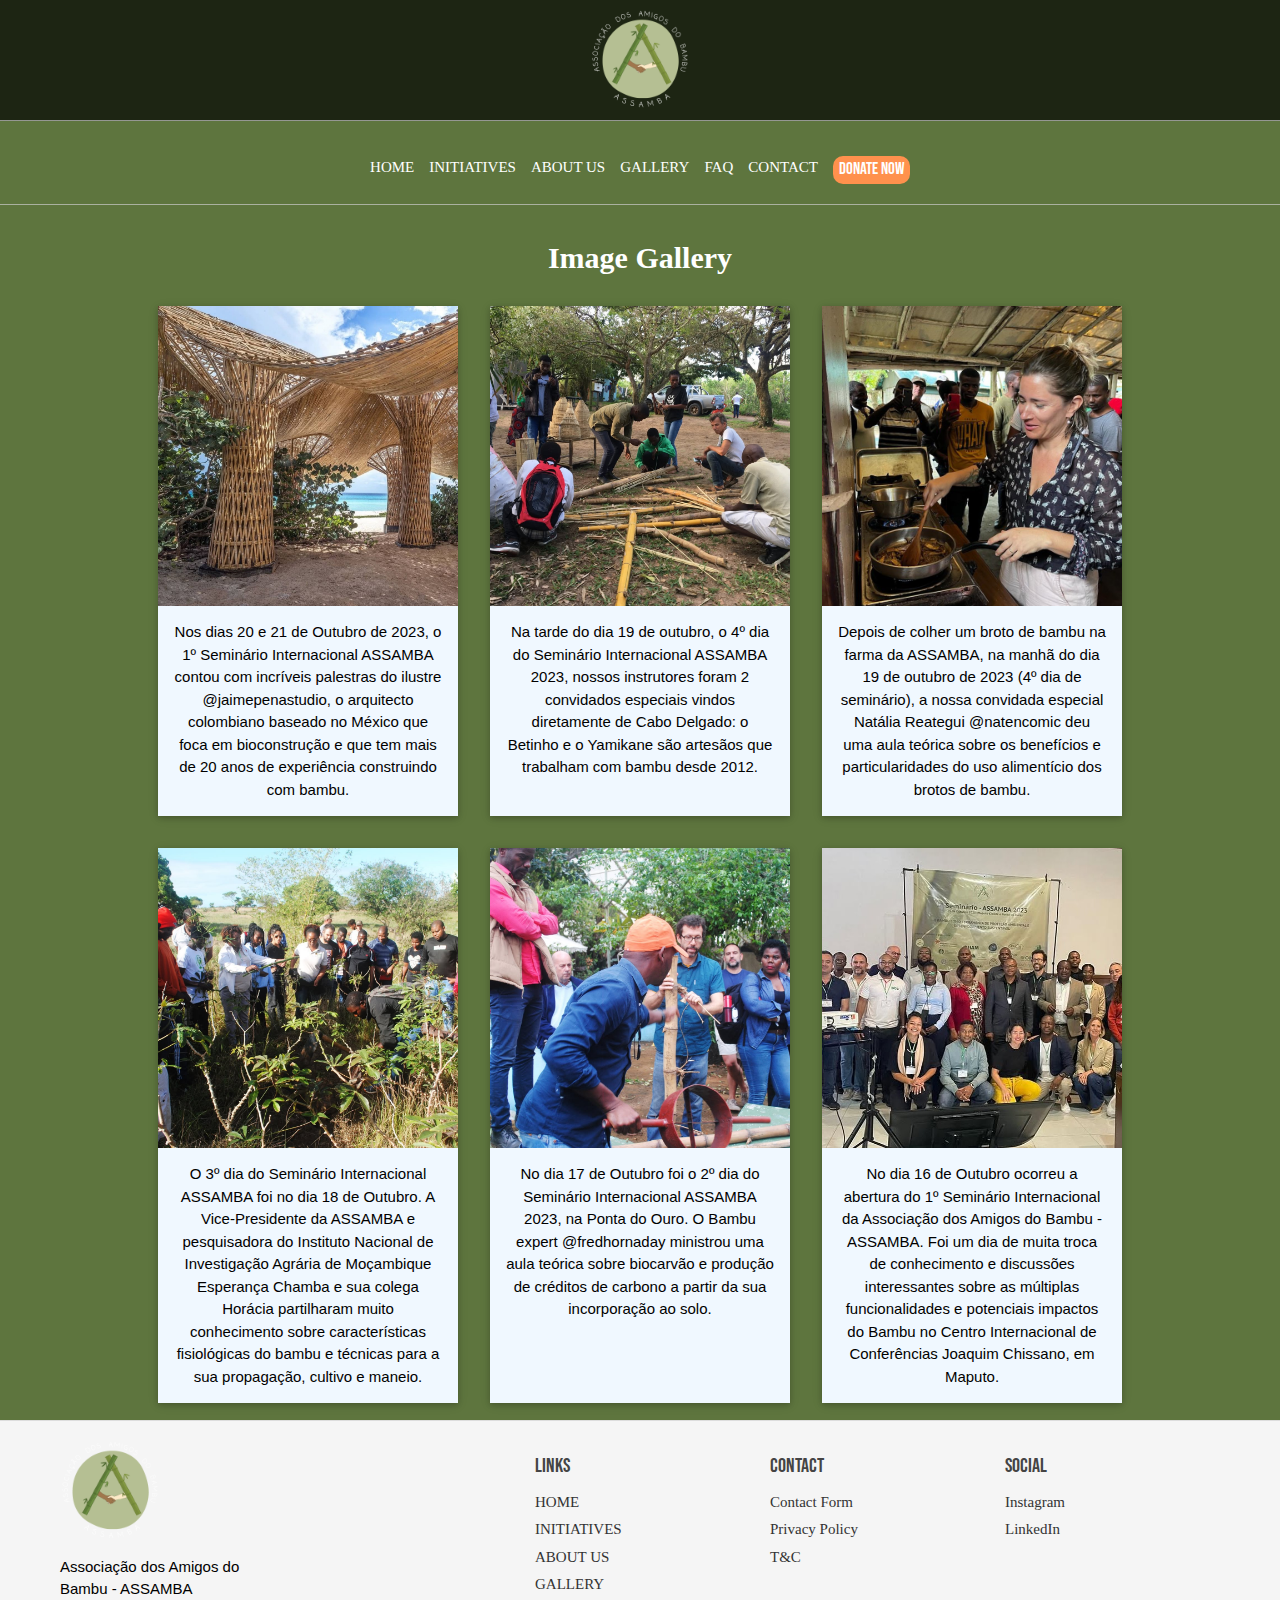
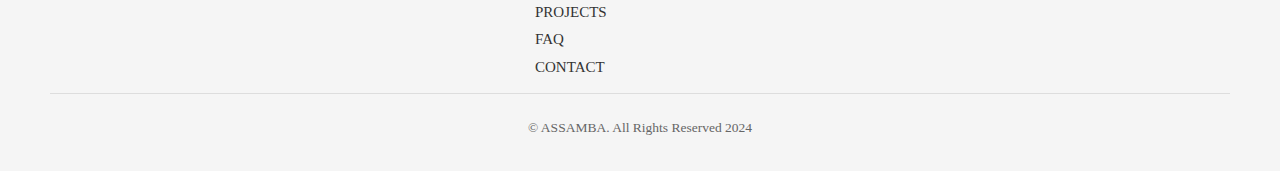
<file: gallery.html>
<!DOCTYPE html>
<html lang="en">
<head>
    <meta charset="UTF-8">
    <meta name="viewport" content="width=device-width, initial-scale=1.0">
    <title>Gallery</title>
    <link rel="stylesheet" href="styles.css">
    <link rel="stylesheet" href="https://www.w3schools.com/w3css/4/w3.css">
    <link href="https://fonts.googleapis.com/css2?family=Bebas+Neue&display=swap" rel="stylesheet">
    <link rel="icon" type="image/png" href="assets/images/logo.png">
    <link rel="stylesheet" href="https://cdnjs.cloudflare.com/ajax/libs/font-awesome/4.7.0/css/font-awesome.min.css">

    <script>
      function myFunction() {
        var x = document.getElementById("nav-links");
        if (x.style.display === "block") {
          x.style.display = "none";
        } else {
          x.style.display = "block";
        }
      }
    </script>


<style>

/* navbar */

body {
  background-color: #5e753e;
}

.hero {
    background-image: none;
    background-color: #5E753E;

    .navbar {
      border-bottom: 1px;
      border-bottom-style: solid;
      border-color: black;
      border-color:rgba(206, 206, 206, 0.678);
      margin-bottom: 20px;
    }

}

/* end */

.insta-feed {
  padding-right: 20px;
  padding-left: 20px;
}

.gallery {
            display: flex;
            flex-wrap: wrap;
            justify-content: center;
        }
        .gallery-item {
            width: 300px;
            margin: 10px;
        }

</style>

</head>
<body>

<section class="hero">

    <!-- Logo Section -->
  <div class="logo">
       <!-- "Hamburger menu" / "Bar icon" to toggle the navigation links -->
  <a href="javascript:void(0);" class="icon" onclick="myFunction()">
    <i class="fa fa-bars"></i>
  </a>
  <a href="index.html">
    <img src="assets/images/logo.png" alt="Logo">
</a>
    <a href="coming soon.html" class="mobile-ctn"><button>DONATE!</button></a>
    <!-- Navigation links (hidden by default) -->
  </div>
  <!-- end -->
      
        <nav class="navbar">
            <ul class="nav-links" id="nav-links">
                <li><a href="index.html">HOME</a></li>
                <li><a href="index.html#initiatives">INITIATIVES</a></li>
                <li><a href="about.html">ABOUT US</a></li>
                <li><a href="gallery.html">GALLERY</a></li>
                <li><a href="faq.html">FAQ</a></li>
                <li><a href="index.html#contact">CONTACT</a></li>
                <li><a href="coming soon.html"><button class="donate-btn">DONATE NOW</button></a></li>
            </ul>
        </nav>

</section>

<section>

  <!DOCTYPE html>
<html>
<head>
    <title>Image Gallery</title>
    <link rel="stylesheet" href="https://www.w3schools.com/w3css/4/w3.css">
    <style>
        .gallery {
            display: flex;
            flex-wrap: wrap;
            justify-content: center;
        }
        .gallery-item {
            width: 300px;
            margin: 10px;
            background-color: aliceblue;
        }

        @media (max-width: 768px) {
  .gallery {
    display: flex;
    flex-direction: column;
    align-items: center;
  }
}
    </style>
</head>
<body>

<div class="w3-container w3-center">
    <h2 style="color: #ffffff; font-family: 'Lato'; font-weight: bold;">Image Gallery</h2>
</div>

<div class="w3-container gallery">
    <div class="w3-card w3-margin gallery-item">
        <img src="assets/images/gallery-6.jpg" alt="Image 1" class="w3-image">
        <div class="w3-container w3-center">
            <p>Nos dias 20 e 21 de Outubro de 2023, o 1º Seminário Internacional ASSAMBA contou com incríveis 
              palestras do ilustre @jaimepenastudio, o arquitecto colombiano baseado no México que foca em
               bioconstrução e que tem mais de 20 anos de experiência construindo com bambu.</p>
        </div>
    </div>

    <div class="w3-card w3-margin gallery-item">
        <img src="assets/images/gallery-5.jpg" alt="Image 2" class="w3-image">
        <div class="w3-container w3-center">
            <p>Na tarde do dia 19 de outubro, o 4º dia do Seminário Internacional ASSAMBA 2023, 
              nossos instrutores foram 2 convidados especiais vindos diretamente de Cabo Delgado:
               o Betinho e o Yamikane são artesãos que trabalham com bambu desde 2012.</p>
        </div>
    </div>

    <div class="w3-card w3-margin gallery-item">
        <img src="assets/images/gallery-4.jpg" alt="Image 3" class="w3-image">
        <div class="w3-container w3-center">
            <p>Depois de colher um broto de bambu na farma da ASSAMBA, na manhã do dia 19 de outubro de 2023 
              (4º dia de seminário), a nossa convidada especial Natália Reategui @natencomic deu uma aula teórica
               sobre os benefícios e particularidades do uso alimentício dos brotos de bambu.</p>
        </div>
    </div>

    <div class="w3-card w3-margin gallery-item">
        <img src="assets/images/gallery-1.jpg" alt="Image 4" class="w3-image">
        <div class="w3-container w3-center">
            <p>O 3º dia do Seminário Internacional ASSAMBA foi no dia 18 de Outubro. A Vice-Presidente da ASSAMBA e 
              pesquisadora do Instituto Nacional de Investigação Agrária de Moçambique Esperança Chamba e sua colega
               Horácia partilharam muito conhecimento sobre características fisiológicas do bambu e técnicas para a 
               sua propagação, cultivo e maneio.</p>
        </div>
    </div>

    <div class="w3-card w3-margin gallery-item">
        <img src="assets/images/gallery_7.jpg" alt="Image 5" class="w3-image">
        <div class="w3-container w3-center">
            <p>No dia 17 de Outubro foi o 2º dia do Seminário Internacional ASSAMBA 2023, na Ponta do Ouro. 
              O Bambu expert @fredhornaday ministrou uma aula teórica sobre biocarvão e produção de créditos de 
              carbono a partir da sua incorporação ao solo. </p>
        </div>
    </div>

    <div class="w3-card w3-margin gallery-item">
        <img src="assets/images/gallery-8.jpg" alt="Image 6" class="w3-image">
        <div class="w3-container w3-center">
            <p>No dia 16 de Outubro ocorreu a abertura do 1º Seminário Internacional da Associação dos Amigos do Bambu
               - ASSAMBA. Foi um dia de muita troca de conhecimento e discussões interessantes sobre as múltiplas
                funcionalidades e potenciais impactos do Bambu no Centro Internacional de Conferências Joaquim Chissano,
               em Maputo.</p>
        </div>
    </div>

    
</div>

</section>

<!-- FOOTER -->

<footer class="footer-container">
  <div class="footer-content">
      <div class="footer-section-img">
          <img src="assets/images/logo.png" width="100px" alt="logo">
          <p style="color: #000;">Associação dos Amigos do Bambu - ASSAMBA</p>
          <div class="input-container">
            <input type="email" class="email-input" placeholder="Enter your email address">
            <button type="submit" class="email-submit-button">
              <img src="assets/images/arrow.png" alt="icon" class="button-icon"></button>
        </div>
      </div>
      <div class="footer-section">
          <h3>LINKS</h3>
          <ul>
            <li><a href="index.html">HOME</a></li>
            <li><a href="index.html#initiatives">INITIATIVES</a></li>
            <li><a href="about.html">ABOUT US</a></li>
            <li><a href="gallery.html">GALLERY</a></li>
            <li><a href="projects.html">PROJECTS</a></li>
            <li><a href="faq.html">FAQ</a></li>
            <li><a href="index.html#contact">CONTACT</a></li>
          </ul>
      </div>
      
      <div class="footer-section">
          <h3>CONTACT</h3>
          <ul>
            <li><a href="/index.html/#contact" target="_blank">Contact Form</a></li>
            <li><a href="/coming soon.html" target="_blank">Privacy Policy</a></li>
            <li><a href="/coming soon.html" target="_blank">T&C</a></li>
        </ul>
        
      
      </div>
      <div class="footer-section">
          <h3>SOCIAL</h3>
          <ul>
            <li><a href="https://www.instagram.com/assamba.moz/" target="_blank">Instagram</a></li>
            <li><a href="https://www.linkedin.com/company/assamba/?originalSubdomain=mz" target="_blank">LinkedIn</a></li>
        </ul>
      </div>
  </div>
  <div class="footer-bottom">
      <p>© ASSAMBA. All Rights Reserved 2024 </p>
  </div>
</footer>


<!-- END -->




</body>
</html>
</file>
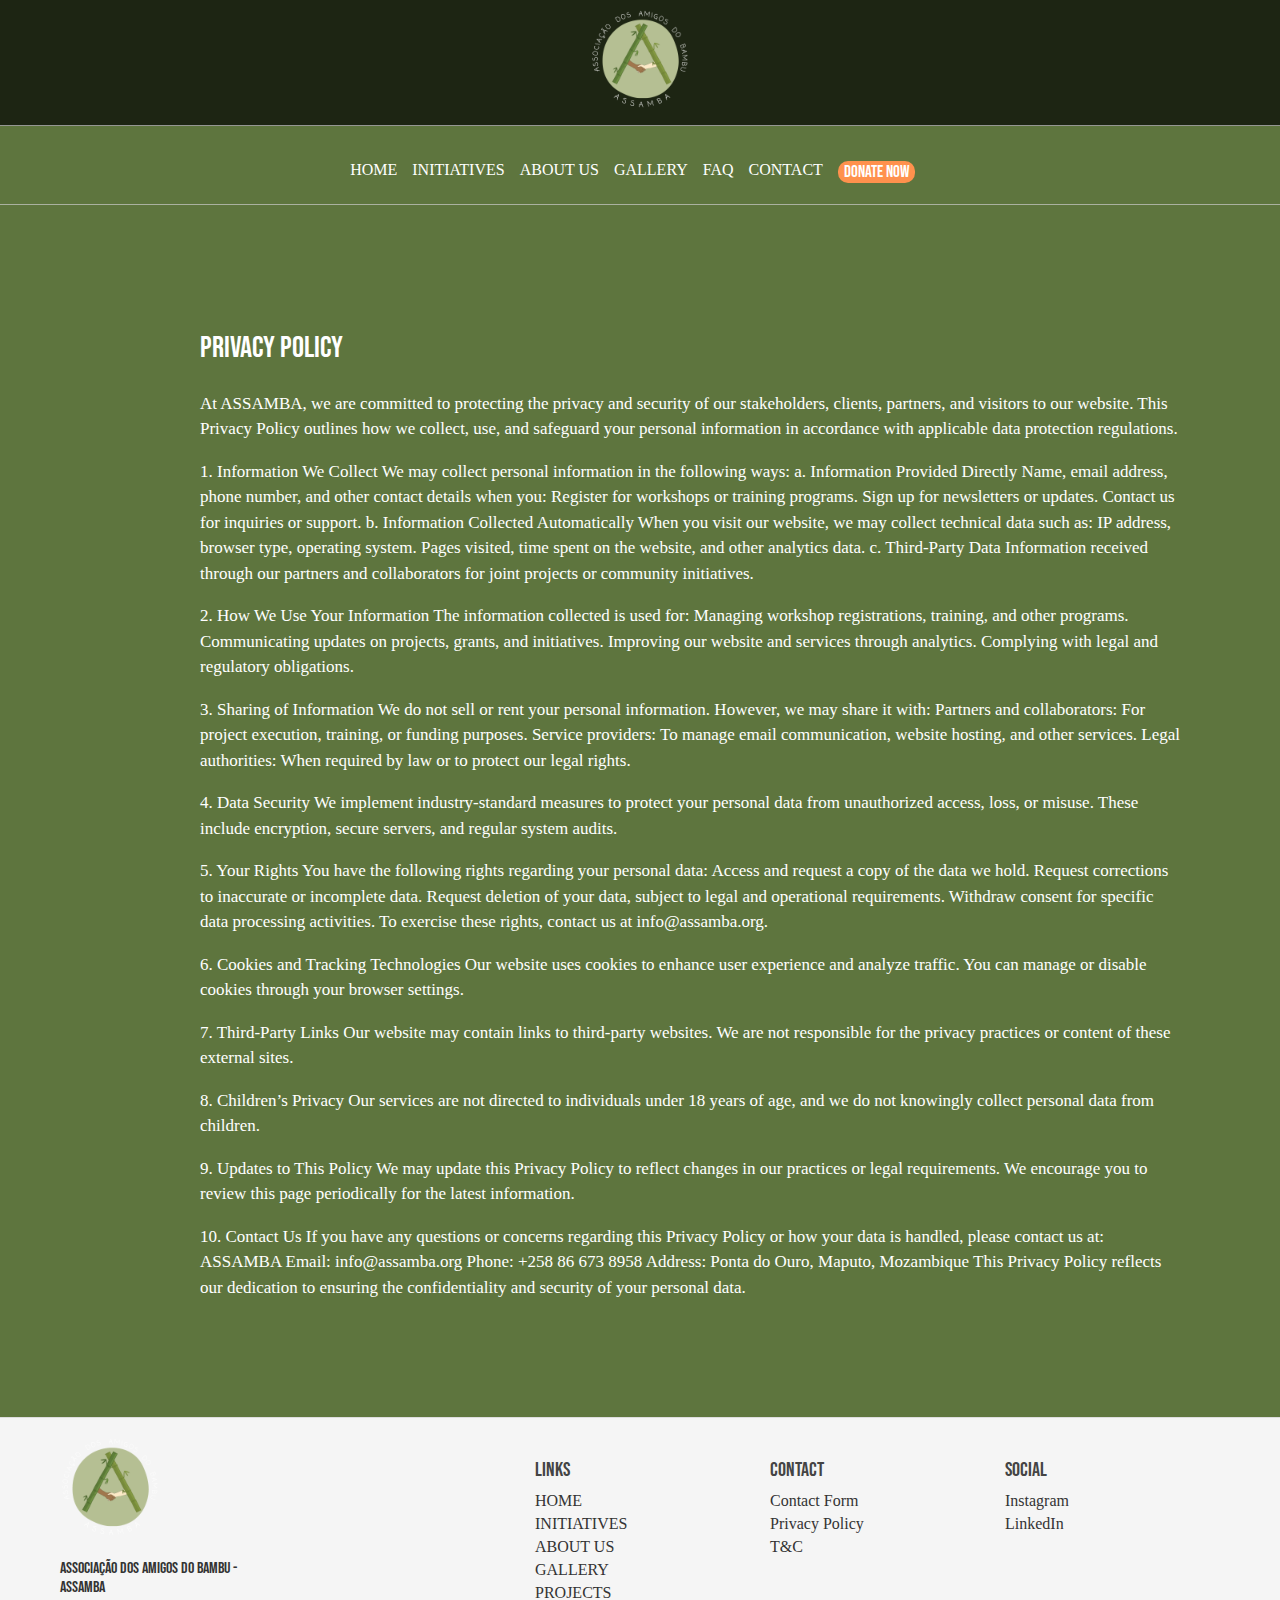
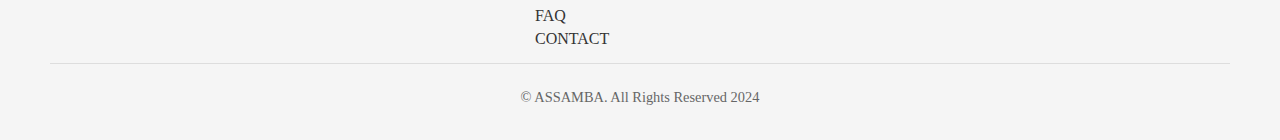
<file: Privacy Policy.html>
<!DOCTYPE html>
<html lang="en">
<head>
    <meta charset="UTF-8">
    <meta name="viewport" content="width=device-width, initial-scale=1.0">
    <title>About Us</title>
    <link rel="stylesheet" href="styles.css">
    <link href="https://fonts.googleapis.com/css2?family=Bebas+Neue&display=swap" rel="stylesheet">
    <link rel="icon" type="image/png" href="assets/images/logo.png">
    <link rel="stylesheet" href="https://cdnjs.cloudflare.com/ajax/libs/font-awesome/4.7.0/css/font-awesome.min.css">

    <script>
      function myFunction() {
        var x = document.getElementById("nav-links");
        if (x.style.display === "block") {
          x.style.display = "none";
        } else {
          x.style.display = "block";
        }
      }
    </script>

<script type="text/javascript">
  function googleTranslateElementInit() {
    new google.translate.TranslateElement({
      pageLanguage: 'en', // Default language of your website
      includedLanguages: 'en,pt', // Languages to include: English and Portuguese
      layout: google.translate.TranslateElement.InlineLayout.SIMPLE
    }, 'google_translate_element');
  }
</script>

<script type="text/javascript" src="//translate.google.com/translate_a/element.js?cb=googleTranslateElementInit"></script>

    <style>
      .hero {
    background-image: none;
    background-color: #5E753E;

    .navbar {
      border-bottom: 1px;
      border-bottom-style: solid;
      border-color: black;
      border-color:rgba(206, 206, 206, 0.678);
    }

}

    </style>

</head>
<body>

<section class="hero">

    <!-- Logo Section -->
  <div class="logo">
       <!-- "Hamburger menu" / "Bar icon" to toggle the navigation links -->
  <a href="javascript:void(0);" class="icon" onclick="myFunction()">
    <i class="fa fa-bars"></i>
  </a>
  <a href="index.html">
    <img src="assets/images/logo.png" alt="Logo">
</a>
    <a href="coming soon.html" class="mobile-ctn"><button>DONATE!</button></a>
    <!-- Navigation links (hidden by default) -->
  </div>
  <!-- end -->
      
        <nav class="navbar">
            <ul class="nav-links" id="nav-links">
                <li><a href="index.html">HOME</a></li>
                <li><a href="index.html#initiatives">INITIATIVES</a></li>
                <li><a href="about.html">ABOUT US</a></li>
                <li><a href="gallery.html">GALLERY</a></li>
                <li><a href="faq.html">FAQ</a></li>
                <li><a href="index.html#contact">CONTACT</a></li>
                <li><a href="coming soon.html"><button class="donate-btn">DONATE NOW</button></a></li>
                <div id="google_translate_element"></div>
            </ul>
        </nav>
</section>

<div class="about-page">
    <div class="about-page-img">
    </div>

    <div class="about-page-info">
            <h2>Privacy Policy</h2>
            
              
                   
              <p>At ASSAMBA, we are committed to protecting the privacy and security of our stakeholders, 
                clients, partners, and visitors to our website. This Privacy Policy outlines how we collect,
                 use, and safeguard your personal information in accordance with applicable data protection 
                 regulations.</p>
              
              <p>1. Information We Collect
              We may collect personal information in the following ways:
        
              a. Information Provided Directly
              
              Name, email address, phone number, and other contact details when you:
              Register for workshops or training programs.
              Sign up for newsletters or updates.
              Contact us for inquiries or support.
              b. Information Collected Automatically
              
              When you visit our website, we may collect technical data such as:
              IP address, browser type, operating system.
              Pages visited, time spent on the website, and other analytics data.
              c. Third-Party Data
              
              Information received through our partners and collaborators for joint projects or community initiatives.</p>
              <p>2. How We Use Your Information
              The information collected is used for:
              
              Managing workshop registrations, training, and other programs.
              Communicating updates on projects, grants, and initiatives.
              Improving our website and services through analytics.
              Complying with legal and regulatory obligations.</p>
              <p>3. Sharing of Information
              We do not sell or rent your personal information. However, we may share it with:
              
              Partners and collaborators: For project execution, training, or funding purposes.
              Service providers: To manage email communication, website hosting, and other services.
              Legal authorities: When required by law or to protect our legal rights.</p>
              <p>4. Data Security
              We implement industry-standard measures to protect your personal data from unauthorized
               access, loss, or misuse. These include encryption, secure servers, and regular system audits.</p>
              
              <p>5. Your Rights
              You have the following rights regarding your personal data:
              
              Access and request a copy of the data we hold.
              Request corrections to inaccurate or incomplete data.
              Request deletion of your data, subject to legal and operational requirements.
              Withdraw consent for specific data processing activities.
              To exercise these rights, contact us at info@assamba.org.</p>
              
              <p>6. Cookies and Tracking Technologies
              Our website uses cookies to enhance user experience and analyze traffic.
               You can manage or disable cookies through your browser settings.</p>
              
              <p>7. Third-Party Links
              Our website may contain links to third-party websites. We are not responsible
               for the privacy practices or content of these external sites.</p>
              
              <p>8. Children’s Privacy
              Our services are not directed to individuals under 18 years of age, 
              and we do not knowingly collect personal data from children.</p>
              
              <p>9. Updates to This Policy
              We may update this Privacy Policy to reflect changes in our practices or
               legal requirements. We encourage you to review this page periodically for the latest information.</p>
              
              <p>10. Contact Us
              If you have any questions or concerns regarding this Privacy Policy or how your data is
               handled, please contact us at:
              ASSAMBA
              Email: info@assamba.org
              Phone: +258 86 673 8958
              Address: Ponta do Ouro, Maputo, Mozambique
              
              This Privacy Policy reflects our dedication to ensuring the confidentiality and security of your personal data.</p>
            
    </div>
</div>

<!-- FOOTER -->

<footer class="footer-container">
  <div class="footer-content">
      <div class="footer-section-img">
          <img src="assets/images/logo.png" width="100px" alt="logo">
          <p>Associação dos Amigos do Bambu - ASSAMBA</p>
          <div class="input-container">
            <input type="email" class="email-input" placeholder="Enter your email address">
            <button type="submit" class="email-submit-button">
              <img src="assets/images/arrow.png" alt="icon" class="button-icon"></button>
        </div>
      </div>
      <div class="footer-section">
        <h3>LINKS</h3>
        <ul>
          <li><a href="index.html">HOME</a></li>
          <li><a href="index.html#initiatives">INITIATIVES</a></li>
          <li><a href="about.html">ABOUT US</a></li>
          <li><a href="gallery.html">GALLERY</a></li>
          <li><a href="projects.html">PROJECTS</a></li>
          <li><a href="coming soon.html">FAQ</a></li>
          <li><a href="index.html#contact">CONTACT</a></li>
        </ul>
    </div>
    
    <div class="footer-section">
        <h3>CONTACT</h3>
        <ul>
          <li><a href="/index.html/#contact" target="_blank">Contact Form</a></li>
          <li><a href="/Privacy Policy.html" target="_blank">Privacy Policy</a></li>
          <li><a href="/coming soon.html" target="_blank">T&C</a></li>
      </ul>
      
    
    </div>
    <div class="footer-section">
        <h3>SOCIAL</h3>
        <ul>
          <li><a href="https://www.instagram.com/assamba.moz/" target="_blank">Instagram</a></li>
            <li><a href="https://www.linkedin.com/company/assamba/?originalSubdomain=mz" target="_blank">LinkedIn</a></li>
      </ul>
    </div>
</div>
  <div class="footer-bottom">
      <p>© ASSAMBA. All Rights Reserved 2024 </p>
  </div>
</footer>


<!-- END -->




  
    <script>
   // Function to handle carousel scrolling
function scrollCarousel(carouselId, direction) {
  const carousel = document.getElementById(carouselId); // Target specific carousel by ID
  const items = carousel.querySelectorAll('.carousel-item'); // Get all carousel items
  const visibleItems = 3; // Number of items visible in the carousel
  const totalItems = items.length; // Total number of items in the carousel

  // Retrieve or initialize the current scroll index
  let scrollIndex = parseInt(carousel.dataset.scrollIndex) || 0;

  // Calculate the new scroll index
  scrollIndex += direction;

  // Clamp the scrollIndex to ensure it stays within bounds
  if (scrollIndex < 0) {
    scrollIndex = 0; // Prevent scrolling before the first item
  } else if (scrollIndex > totalItems - visibleItems) {
    scrollIndex = totalItems - visibleItems; // Prevent scrolling past the last visible group
  }

  // Store the updated scroll index
  carousel.dataset.scrollIndex = scrollIndex;

  // Calculate the new transform value
  const itemWidth = carousel.querySelector('.carousel-item').offsetWidth;
  const transformValue = -scrollIndex * itemWidth;

  // Apply the transform to scroll the carousel
  carousel.style.transform = `translateX(${transformValue}px)`;
}

// Example usage: Attach event listeners to carousel buttons
document.addEventListener('DOMContentLoaded', () => {
  const leftButtons = document.querySelectorAll('.carousel-button-left');
  const rightButtons = document.querySelectorAll('.carousel-button-right');

  leftButtons.forEach(button => {
    button.addEventListener('click', () => {
      const carouselId = button.dataset.target; // Get the target carousel ID from data attribute
      scrollCarousel(carouselId, -1); // Scroll left
    });
  });

  rightButtons.forEach(button => {
    button.addEventListener('click', () => {
      const carouselId = button.dataset.target; // Get the target carousel ID from data attribute
      scrollCarousel(carouselId, 1); // Scroll right
    });
  });
});

    </script>
</body>
</html>
</file>
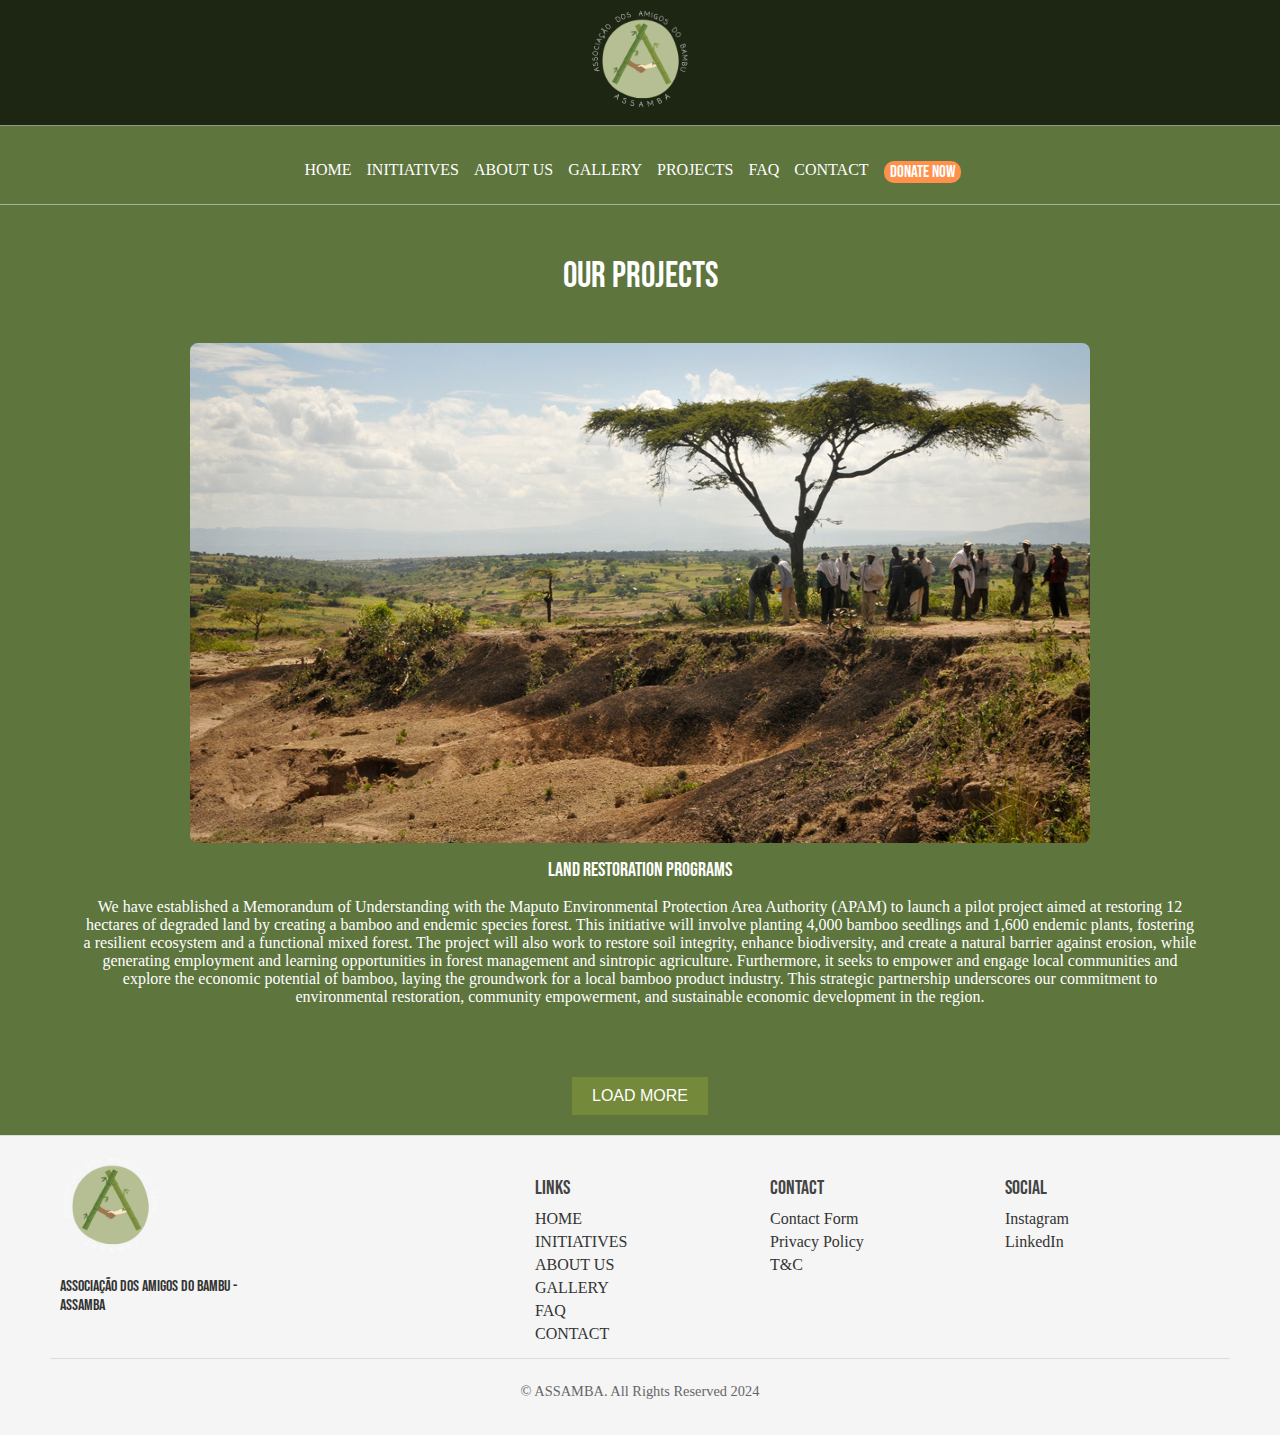
<file: projects.html>
<!DOCTYPE html>
<html lang="en">
<head>
    <meta charset="UTF-8">
    <meta name="viewport" content="width=device-width, initial-scale=1.0">
    <title>Projects</title>
    <link rel="stylesheet" href="styles.css">
    <link href="https://fonts.googleapis.com/css2?family=Bebas+Neue&display=swap" rel="stylesheet">
    <link rel="icon" type="image/png" href="assets/images/logo.png">
    <link rel="stylesheet" href="https://cdnjs.cloudflare.com/ajax/libs/font-awesome/4.7.0/css/font-awesome.min.css">

    <script>
      function myFunction() {
        var x = document.getElementById("nav-links");
        if (x.style.display === "block") {
          x.style.display = "none";
        } else {
          x.style.display = "block";
        }
      }
    </script>

    <style>
      .hero {
    background-image: none;
    background-color: #5E753E;

    .navbar {
      border-bottom: 1px;
      border-bottom-style: solid;
      border-color: black;
      border-color:rgba(206, 206, 206, 0.678);
    }

}

    </style>

<!-- project -->

<script>
  let currentProject = 0;
 
 // Function to show the next project
 function loadMore() {
   const projects = document.querySelectorAll('.project-item');
   
   // Show the next project
   if (currentProject < projects.length) {
     projects[currentProject].style.display = 'block';
     currentProject++;
   }
 
   // Change button text if all projects are shown
   if (currentProject >= projects.length) {
     document.getElementById('load-more-btn').textContent = 'NO MORE PROJECTS';
   }
 }
 
 // Initialize by showing the first project
 window.onload = loadMore;
 </script>

<script type="text/javascript">
  function googleTranslateElementInit() {
    new google.translate.TranslateElement({
      pageLanguage: 'en', // Default language of your website
      includedLanguages: 'en,pt', // Languages to include: English and Portuguese
      layout: google.translate.TranslateElement.InlineLayout.SIMPLE
    }, 'google_translate_element');
  }
</script>

<script type="text/javascript" src="//translate.google.com/translate_a/element.js?cb=googleTranslateElementInit"></script>


</head>
<body>

<section class="hero">

    <!-- Logo Section -->
  <div class="logo">
       <!-- "Hamburger menu" / "Bar icon" to toggle the navigation links -->
  <a href="javascript:void(0);" class="icon" onclick="myFunction()">
    <i class="fa fa-bars"></i>
  </a>
  <a href="index.html">
    <img src="assets/images/logo.png" alt="Logo">
</a>
    <a href="coming soon.html" class="mobile-ctn"><button>DONATE!</button></a>
    <!-- Navigation links (hidden by default) -->
  </div>
  <!-- end -->
      
        <nav class="navbar">
            <ul class="nav-links" id="nav-links">
                <li><a href="index.html">HOME</a></li>
                <li><a href="index.html#initiatives">INITIATIVES</a></li>
                <li><a href="about.html">ABOUT US</a></li>
                <li><a href="gallery.html">GALLERY</a></li>
                <li><a href="projects.html">PROJECTS</a></li>
                <li><a href="faq.html">FAQ</a></li>
                <li><a href="index.html#contact">CONTACT</a></li>
                <li><a href="coming soon.html"><button class="donate-btn">DONATE NOW</button></a></li>
                <div id="google_translate_element"></div>

            </ul>
        </nav>
</section>

<section class="projects-section">
  <h2>Our Projects</h2>
  <div class="projects-container" id="projects-container">
    <!-- Project 1 -->
    <div class="project-item" id="project1">
      <img src="assets/images/project-1-1.jpg" width="900px" height="500" alt="Project 1">
      <h3>Land Restoration Programs</h3>
      <p>We have established a Memorandum of Understanding with the Maputo Environmental Protection Area Authority (APAM)
         to launch a pilot project aimed at restoring 12 hectares of degraded land by creating a bamboo and endemic
          species forest. This initiative will involve planting 4,000 bamboo seedlings and 1,600 endemic plants,
           fostering a resilient ecosystem and a functional mixed forest. The project will also work to restore 
           soil integrity, enhance biodiversity, and create a natural barrier against erosion, while generating
            employment and learning opportunities in forest management and sintropic agriculture. Furthermore, 
            it seeks to empower and engage local communities and explore the economic potential of bamboo, 
            laying the groundwork for a local bamboo product industry. This strategic partnership underscores
             our commitment to environmental restoration, community empowerment, and sustainable economic 
             development in the region.</p>
        
    </div>

    <!-- Project 2 -->
    <div class="project-item" id="project2">
      <img src="assets/images/project-2.jpg" width="900px" height="500" alt="Project 1">
      <h3>DISASTER RESILIENT SOCIAL HOUSING INNITIATIVE</h3>
      <p>In collaboration with key stakeholders such as INGD, Casa Congo, Jaime Peña Studio, Ayuda en Acción,
         and Xi Bassile, we are designing a project for Disaster Resilient Bamboo Social Housing. Drawing
          inspiration from the KUNA project implemented by Casa Congo in Nicaragua, our goal is to tackle
           the housing deficit and empower vulnerable communities in Mozambique. The project focuses on developing,
            testing, and building low-cost, disaster-resilient homes using bamboo and other bioconstruction materials.
             Additionally, we aim to establish a holistic social and economic ecosystem that enables a bamboo value 
             chain. The project will unfold in three phases: <strong>1. Prototyping –</strong>  testing and refining four 
             culturally adapted, low-cost housing typologies; <strong>2. Pilot Project Implementation –</strong> building resilient
              homes based on successful prototypes; and <strong>3. Scaling Up – </strong> expanding the solution to address the broader housing deficit in Mozambique.</p>
        
    </div>

    

  <button class="load-more-btn" id="load-more-btn" onclick="loadMore()">LOAD MORE</button>
</section>

<!-- FOOTER -->

<footer class="footer-container">
  <div class="footer-content">
      <div class="footer-section-img">
          <img src="assets/images/logo.png" width="100px" alt="logo">
          <p>Associação dos Amigos do Bambu - ASSAMBA</p>
          <div class="input-container">
            <input type="email" class="email-input" placeholder="Enter your email address">
            <button type="submit" class="email-submit-button">
              <img src="assets/images/arrow.png" alt="icon" class="button-icon"></button>
        </div>
      </div>
      <div class="footer-section">
        <h3>LINKS</h3>
        <ul>
          <li><a href="index.html">HOME</a></li>
          <li><a href="index.html#initiatives">INITIATIVES</a></li>
          <li><a href="about.html">ABOUT US</a></li>
          <li><a href="gallery.html">GALLERY</a></li>
          <li><a href="coming soon.html">FAQ</a></li>
          <li><a href="index.html#contact">CONTACT</a></li>
        </ul>
    </div>
    
    <div class="footer-section">
        <h3>CONTACT</h3>
        <ul>
          <li><a href="/index.html/#contact" target="_blank">Contact Form</a></li>
          <li><a href="/coming soon.html" target="_blank">Privacy Policy</a></li>
          <li><a href="/coming soon.html" target="_blank">T&C</a></li>
      </ul>
      
    
    </div>
    <div class="footer-section">
        <h3>SOCIAL</h3>
        <ul>
          <li><a href="https://www.instagram.com/assamba.moz/" target="_blank">Instagram</a></li>
            <li><a href="https://www.linkedin.com/company/assamba/?originalSubdomain=mz" target="_blank">LinkedIn</a></li>
      </ul>
    </div>
</div>
  <div class="footer-bottom">
      <p>© ASSAMBA. All Rights Reserved 2024 </p>
  </div>
</footer>


<!-- END -->




  
    <script>
   // Function to handle carousel scrolling
function scrollCarousel(carouselId, direction) {
  const carousel = document.getElementById(carouselId); // Target specific carousel by ID
  const items = carousel.querySelectorAll('.carousel-item'); // Get all carousel items
  const visibleItems = 3; // Number of items visible in the carousel
  const totalItems = items.length; // Total number of items in the carousel

  // Retrieve or initialize the current scroll index
  let scrollIndex = parseInt(carousel.dataset.scrollIndex) || 0;

  // Calculate the new scroll index
  scrollIndex += direction;

  // Clamp the scrollIndex to ensure it stays within bounds
  if (scrollIndex < 0) {
    scrollIndex = 0; // Prevent scrolling before the first item
  } else if (scrollIndex > totalItems - visibleItems) {
    scrollIndex = totalItems - visibleItems; // Prevent scrolling past the last visible group
  }

  // Store the updated scroll index
  carousel.dataset.scrollIndex = scrollIndex;

  // Calculate the new transform value
  const itemWidth = carousel.querySelector('.carousel-item').offsetWidth;
  const transformValue = -scrollIndex * itemWidth;

  // Apply the transform to scroll the carousel
  carousel.style.transform = `translateX(${transformValue}px)`;
}

// Example usage: Attach event listeners to carousel buttons
document.addEventListener('DOMContentLoaded', () => {
  const leftButtons = document.querySelectorAll('.carousel-button-left');
  const rightButtons = document.querySelectorAll('.carousel-button-right');

  leftButtons.forEach(button => {
    button.addEventListener('click', () => {
      const carouselId = button.dataset.target; // Get the target carousel ID from data attribute
      scrollCarousel(carouselId, -1); // Scroll left
    });
  });

  rightButtons.forEach(button => {
    button.addEventListener('click', () => {
      const carouselId = button.dataset.target; // Get the target carousel ID from data attribute
      scrollCarousel(carouselId, 1); // Scroll right
    });
  });
});

    </script>
</body>
</html>
</file>
<file: styles.css>
body {
    margin: 0px;
    background-color: #b5bf93;
    font-family: 'Bebas Neue';
    
}

/* Hero Section */

.hero {
    background: url('assets/images/hero-img-2.jpeg') center/cover no-repeat;
    color: white;
    text-align: center;

       .logo {
        text-align: center;
        background-color: rgba(0, 0, 0, 0.685);
        padding-top: 10px;
        padding-bottom: 10px;
        border-bottom-style: solid;
        border-width: 1px;
        border-color:rgba(206, 206, 206, 0.678);
      }
  
      .logo img {
        max-width: 100px;
        height: auto;
      }

}
.hero .navbar {
    display: flex;
    justify-content: center;
    align-items: center;
    padding: 5px 5px;
}

.hero .navbar .nav-links {
    list-style: none;
    display: flex;
    gap: 15px;
    padding: 0px;
    margin-top: 30px;
}
.hero .navbar .nav-links a {
    text-decoration: none;
    color: white;
    font-family: 'Lato';

}

.donate-btn {
    padding-top: 1px;
    padding-bottom: 1px;
    font-family: 'Bebas Neue';
    font-size: 17px;
    background-color: #ff914d;
    color: #ffffff;
    border-style: none;
    border-radius: 10px;
    cursor: pointer;
}

#google_translate_element {
    font-size: 16px;
    /* Remove Google logo */
.goog-te-gadget span {
    display: none;
  }
  
  /* Remove the default dropdown image */
  .goog-te-gadget-simple > img {
    display: none !important;
  }
  
  /* Style the dropdown to add a text placeholder */
  .goog-te-gadget-simple {
    padding: 5px;
    font-size: 12px;
    color: #222222; /* Text color */
    background-color: #ffffff; /* Optional: background customization */
    border: 1px solid #ccc; /* Optional: border styling */
    border-radius: 3px; /* Optional: rounded corners */
    cursor: pointer;
  }
  
  /* Add custom placeholder text */
  .goog-te-gadget-simple:after {
    content: "PT | EN"; /* Your placeholder text */
    color: #000000;
    margin-left: 8px; /* Spacing between text and dropdown arrow */
    margin-right: 8px;
  }
  
  }
  


.hero-text h1 {
    font-size: 3em;
    margin: 20px 0;
    font-family: 'Bebas Neue';
    font-weight: lighter;
}
.cta-button {
    padding: 10px 20px;
    margin-bottom: 50px;
    margin-top: 30px;
    background: #75893a;
    color: white;
    border: none;
    cursor: pointer;
    font-family: 'Bebas Neue';
    font-weight: lighter;
    font-size: 20px;
}

/* INITIATIVES */

.initiatives {
    padding-left: 20px;
    padding-right: 20px;
    padding-top: 60px;
    padding-bottom: 60px;
    display: flex;
    flex-direction: row;
    background-color: #5e753e;
}
.initiatives {
    .info {
    margin-left: 150px;
    margin-right: 250px;
    margin-top: 50px;
    margin-bottom: 50px;

        h2 {
            font-family: 'Bebas Neue';
            font-weight: lighter;
            font-size: 60px;
            color: #ffffff;
        }

        p {
            color: white;
            font-size: 20px;
            font-family: 'Lato';
        }


}
}
.initiatives .cards {
    display: flex;
    flex-wrap: wrap;
    gap: 20px;
    margin-right: 150px;
}
.card {
    flex: 1 1 calc(50% - 40px);
    background: #b5bf93;
    padding-top: 15px;
    padding-bottom: 15px;
    box-shadow: 0 4px 6px rgba(0, 0, 0, 0.1);
    align-items: center;
    display: flex;
    flex-direction: column;

    h3 {
        text-transform: capitalize;
        font-family: 'Bebas Neue';
        font-weight: lighter;
        font-size: 40px;
        color: #ffffff;
        margin-top: 5px;
        margin-bottom: 5px;
    }

    p {
        text-align: center;
        font-size: 20px;
        color: #ffffff;
        padding-right: 15px;
        padding-left: 15px;
        font-family: 'Lato';
    }
}


/* project */

.projects-section {
    padding: 20px;
    text-align: center;
    background-color: #5E753E;
  }

  .projects-section h2 {
    font-size: 36px;
    font-weight: lighter;
    color: #ffffff;
  }

  .projects-container {
    display: flex;
    flex-direction: column;
    align-items: center;
    margin-top: 20px;
  }

  .project-item {
    padding: 15px;
    width: 90%; /* Make the project items smaller to focus on one at a time */
    margin-bottom: 20px;
    display: none; /* Hide all projects initially */
  }

  .project-item img {
    max-width: 100%;
    border-radius: 8px;
  }

  .project-item h3 {
    margin: 10px 0 5px;
    font-size: 20px;
    color: #ffffff;
    font-weight: lighter;
  }

  .project-item p {
    font-size: 16px;
    color: #ffffff;
    font-family: 'Lato';
  }

  .load-more-btn {
    margin-top: 20px;
    padding: 10px 20px;
    background-color: #75893a;
    color: #fff;
    border: none;
    cursor: pointer;
    font-size: 16px;
  }

  .load-more-btn:hover {
    background-color: #FF914D;
  }


/* project en */

/* WHY CHOOSE US */

.why-choose-us {
    background-color: #5e753e;
    margin-top: 70px;
    margin-left: 50px;
    margin-right: 50px;
    margin-bottom: 60px;
    display: flex;
    flex-direction: row;

}

.why-choose-us .image {
    margin: 0px;
    padding: 0px;

    img {
        width: 450px;
        height: 800px;
        margin: 0px;
        padding: 0px;
        display: block;
        
    }
}


.why-choose-us .content {
    display: flex;
    flex-wrap: wrap;
    gap: 20px;
    align-items: center;
    
}
.why-choose-us .content {
    flex: 1 1 50%;
}
.why-choose-us .content {
    width: 100%;
    border-radius: 8px;
}
.why-choose-us .content .text {
    flex: 1 1 50%;
    color: #ffffff;
    font-family: 'Lato';
    font-weight: bold;
    font-size: 25px;
    padding-left: 50px;
    padding-right: 50px;

    h4 {
        font-family: 'Bebas Neue';
        font-weight: lighter;
        margin: 0px;
        padding: 0px;
    }

    h2 {
        font-family: 'Bebas Neue';
        font-weight: lighter;
        font-size: 20px;
    }

    p {
        margin-top: 5px;
        font-weight: lighter;
    }


}

/* TEAM */

.team-intro {
    display: flex;
    flex-direction: row;
    margin-left: 180px;
    margin-right: 200px;
    margin-top: 75px;
    color: #ffffff;
    font-family: 'Lato';

    h2 {
        font-family: 'Bebas Neue';
        font-weight: lighter;
        margin-right: 130px;
        margin-top: 0px;
        margin-bottom: 0px;
        font-size: 50px;
    }

    h5 {
        font-family: 'Bebas Neue';
        font-weight: lighter;
        margin-left: 50px;
        margin-top: 15px;
        font-size: 20px;
        white-space: nowrap;
        display: flex;
        align-items: center;  /* Vertically aligns the text and the icon */
    }

    .icon {
        width: 20px;   /* Adjust the size of the icon */
        height: 20px;  /* Adjust the size of the icon */
        margin-left: 10px;  /* Adds space between text and icon */
    }
}



.carousel-wrapper {
    position: relative;
    width: 80%;
    max-width: 1000px;
    margin: 40px auto;
    display: flex;
    align-items: center;
    justify-content: center;
  }

  .carousel-container {
    width: 100%;
    overflow: hidden;
  }

  .carousel {
    display: flex;
    transition: transform 0.5s ease-in-out;
  }

  .carousel-item {
    min-width: calc(100% / 6); /* Ensure 6 items are visible */
    text-align: center;
    padding: 10px;
    box-sizing: border-box;
  }

  .carousel-item img {
    width: 100%;
    height: auto;
    border-radius: 50%;
    margin-bottom: 10px;
  }

  .carousel-item h4 {
    margin: 5px 0;
    font-size: 30px;
    color: #ffffff;
    font-family: 'Bebas Neue';
    font-weight: lighter;
    text-align: left;
  }

  .carousel-item p {
    margin: 0;
    font-size: 17px;
    color: #ffffff;
    text-align: left;
    font-family: 'Lato';
  }

   /* Buttons outside the container */
   .carousel-button {
    position: absolute;
    top: 50%;
    transform: translateY(-50%);
    background-color: #5e753e;
    color: #b5bf93;
    border: none;
    padding: 10px 15px;
    cursor: pointer;
    border-radius: 50%;
    font-size: 1.2em;
    z-index: 10;
  }

  .carousel-button:hover {
    background-color: rgba(0, 0, 0, 0.7);
  }

  .carousel-button.left {
    left: -40px; /* Moves the button outside */
  }

  .carousel-button.right {
    right: -40px; /* Moves the button outside */
  }


  /* Association members */

  .association-members {
    background-color: #5e753e;
    padding-top: 20px;
    padding-bottom: 20px;

    .carousel-button {

        background-color:#b5bf93;;
        color: #5e753e;

    }
  }

  /* Partners */

  .partners {
    .team-intro {

        display: flex;
        align-items: center;
        text-align: center;
        
        h2 {
            text-align: center;
        }
    }

    .carousel-item img {
        width: 100%;
        height: auto;
        border-radius: 50%;
        margin-bottom: 10px;
      }
  }

  .team-description {
    font-size: 20px;
    margin: 0px;
    padding-top:15px ;
    
  }


  /* CONTACT US */

  .contact-container {
    display: flex;
    margin: 0px auto;
}

/* Left Side: Contact Form */
.contact-form {
    background-color: #617642; /* Green Background */
    color: #fff;
    font-family: 'Bebas Neue';
    font-weight: lighter;
    padding: 40px;
    flex: 1;
}

.label-style {
    padding-bottom: 15px;

}

.contact-form h2 {
    font-size: 70px;
    font-weight: lighter;
    margin-bottom: 50px;
    line-height: 1.2;
}

form {
    display: flex;
    flex-direction: column;
    gap: 10px;
}

.input-group {
    display: flex;
    justify-content: space-between;
    gap: 10px;
}

.input-group input {
    flex: 1;
    padding: 15px;
    border: none;
    outline: none;
}

input,
textarea {
    padding: 10px;
    border: none;
    outline: none;
    box-sizing: border-box;
    width: 100%;
    font-family: 'Lato';
}

textarea {
    resize: none;
}

.submit-button {
    background-color: #7a9d54; /* Button green */
    font-family: 'Bebas Neue';
    color: #fff;
    border: none;
    padding: 10px 20px;
    margin-top: 50px;
    cursor: pointer;
    font-size: 25px;
    width: 100px;
}

button:hover {
    background-color: #ff914d;
}

/* Adjusting the font inside placeholders */
input::placeholder, textarea::placeholder {
    font-family: 'Lato';
    font-size: 14px;                 
    color: #888;                     
    opacity: 1;                      
}


/* Right Side: Contact Information */
.contact-info {
    background-color: #fff;
    padding: 40px;
    flex: 1;
    color: #333;
}

.contact-info h3 {
    margin-bottom: 10px;
    font-size: 1.2rem;
    font-family: 'Bebas Neue';
    font-weight: lighter;
    color: #5e753e;
}

.contact-info p {
    margin-bottom: 10px;
    font-size: 1rem;
    line-height: 1.5;
    font-family: 'Lato';
}

hr {
    border: 0.5px solid #ccc;
    margin: 20px 0;
}

  /* END */


  /* FOOTER */

  /* Footer Container */
.footer-container {
    background-color: #f5f5f5;
    color: #333;
    padding: 20px 50px;
    border-top: 1px solid #ddd;
}

/* Footer Content */
.footer-content {
    display: flex;
    justify-content: space-between;
    margin-bottom: 10px;
}

.footer-section {
    flex: 1;
    margin: 0 10px;

    ul {
        list-style: none;
        padding: 0px;
        margin: 0px;
        font-family: 'Helvetica Now Display';
        text-decoration: none;
        
        li {
            margin-bottom: 5px;
            font-family: 'Lato';
            text-decoration: none;
        }
    }
}

.footer-section-img {
    flex: 1;
    margin: 0 10px;
    margin-right: 250px;
}


.footer-section h3 {
    font-size: 20px;
    font-family: 'Bebas Neue';
    font-weight: lighter;
    margin-bottom: 10px;
    color: #444;
}

.footer-section p {
    font-size: 25pxpx;
    line-height: 1.5;
    font-family: 'Lato';
    text-decoration: none;
}

a {
    text-decoration: none;
    color: inherit; 
}

/* Footer Bottom */
.footer-bottom {
    text-align: center;
    font-size: 0.9rem;
    border-top: 1px solid #ddd;
    padding-top: 10px;
    color: #666;
    font-family: 'Lato';
}

/* Container Styling */
.input-container {
    position: relative;
    width: 100%;
    max-width: 400px; /* Adjust the width as needed */
    margin: 0 auto; /* Centering */
}

/* Input Field */
.email-input {
    width: 290px;
    padding: 15px 80px 10px 15px; /* Left and right padding */
    border: 1px solid #adabab;
    border-radius: 10px; /* Rounded corners */
    font-size: 1rem;
    background-color: #f5f5f5;
    display: none;

}

/* Submit Button */
.email-submit-button {
    position: absolute;
    right: 5px; /* Position inside input */
    top: 50%;
    transform: translateY(-50%);
    background-color: #ffffff; /* Button color */
    color: white;
    border-style: solid;
    border-width: 1px;
    border-color: #e0e0e0;
    border-radius: 10px; /* Rounded button */
    padding: 5px 7px;
    font-size: 0.9rem;
    cursor: pointer;
    transition: background-color 0.3s ease;
    display: none;
}

.email-submit-button:hover {
    background-color: #f5f5f5;; /* Button hover effect */
}

.button-icon {
    width: 25px;   /* Adjust the icon size */
    height: 25px;  /* Adjust the icon size */
    
}



/* Media Queries */

/* Mobile-specific adjustments */
@media (max-width: 490px) {
  
    .hero-text h1 {
        font-size: 45px; /* Smaller font size on mobile */
        margin-top: 50px;
    }

    .cta-button {
        font-size: 18px;
        padding: 8px 16px;
    }

    .hero .navbar .nav-links {
        flex-direction: column; /* Stack links vertically */
        gap: 10px;
    }

    .hero .navbar .nav-links li {
        margin: 5px 0; /* Adjust spacing between nav items */
    }

    /* Adjust logo size and position for mobile */
    .logo img {
        max-width: 80px; /* Adjust logo size */
    }

    /* Style the navigation menu */
.navbar {
    overflow: hidden;
    background-color: rgba(0, 0, 0, 0.685);
    position: relative;
    padding: 0 !important; /* Forcefully removes padding */
      
  }

  /* Hide the links inside the navigation menu (except for logo/home) */
.navbar #nav-links {
    display: none;
  }

  /* Style navigation menu links */
.navbar a {
    color: white;
    padding: 14px 16px;
    text-decoration: none;
    font-size: 17px;
    display: block;
  }

  .logo {
    display: flex;
    flex-direction: row;
    align-items: center;
    justify-content: center;

    img {
        width: 70px;
    }
  }

  /* Style the hamburger menu */
.logo a.icon {
    color: #ffffff;
    display: block;
    position: absolute;
    left: 0;
    width: 50px;
    font-size: 30px;
  }

 /* Style the hamburger menu */
 .logo .mobile-ctn {
    color: #ffffff;
    display: block;
    position: absolute;
    right: 0;
    width: 50px;
    margin-right: 25px !important;

    button {
        
        font-family: 'Bebas Neue';
        font-size: 20px;
        background-color: #ff914d;
        color: #ffffff;
        border-style: none;
        border-radius: 5px;
        margin-right: 10px;
        padding: 3px;
    }
  }


    /* INITIATIVES */

.initiatives {
    padding: 0px;
    margin: 0px;
    display: flex;
    flex-direction: column;
    background-color: #5e753e;
}
.initiatives {
    .info {
    margin: 5px;
    display: flex;
    align-items: center;
    flex-direction: column;

        h2 {
            font-family: 'Bebas Neue';
            font-weight: lighter;
            font-size: 40px;
            color: #ffffff;
            white-space: nowrap;
            text-align: center;
        }

        p {
            color: white;
            font-size: 20px;
            text-align: center;
        }


}
}
.initiatives .cards {
    display: flex;
    flex-direction: column;
    align-items: center;
    flex-wrap: wrap;
    gap: 20px;
    width: 95%;
    max-width: 500px;
    padding-left: 10px;
    margin-bottom: 60px;
}
.card {
    flex: 1 1 calc(50% - 40px);
    background: #b5bf93;
    padding-top: 15px;
    padding-bottom: 15px;
    box-shadow: 0 4px 6px rgba(0, 0, 0, 0.1);
    align-items: center;
    display: flex;
    flex-direction: column;

    h3 {
        text-transform: capitalize;
        font-family: 'Bebas Neue';
        font-weight: lighter;
        font-size: 40px;
        color: #ffffff;
        margin-top: 5px;
        margin-bottom: 5px;
    }

    p {
        text-align: center;
        font-size: 20px;
        color: #ffffff;
        padding-right: 15px;
        padding-left: 15px;
    }
}

.why-choose-us {
    display: none;
}

.team-intro {
    display: flex;
    flex-direction: column;
    align-items: center;
    color: #ffffff;
    margin: 0px;
    padding: 0px;
    text-align: center;

    h2 {
        font-family: 'Bebas Neue';
        font-weight: lighter;
        margin-top: 10px;
        margin-right: 0px;
        margin-left: 0px;
        font-size: 30px;
        align-items: center;
        padding: 0px;
    }

    h5 {
        font-family: 'Bebas Neue';
        font-weight: lighter;
        margin-left: 0px;
        margin-top: 17px;
        margin-bottom: 0px;
        font-size: 20px;
        white-space: nowrap;
        display: flex;
        align-items: center;  /* Vertically aligns the text and the icon */
    }

    .icon {
        width: 15px;   /* Adjust the size of the icon */
        height: 15px;  /* Adjust the size of the icon */
        margin-left: 5px;
    }
}

.carousel-wrapper {
    position: relative;
    width: 80%;
    max-width: 1000px;
    margin: 20px auto;
    display: flex;
    align-items: center;
    justify-content: center;
  }

  .carousel-container {
    width: 100%;
    overflow: hidden;
  }

  .carousel {
    display: flex;
    transition: transform 0.5s ease-in-out;
    
  }

  .carousel-item {
    flex: 0 0 100%; /* Show 1 item at a time */
    text-align: center;
    padding: 10px;
    box-sizing: border-box;
  }

  .carousel-item img {
    width: 100%;
    height: auto;
    border-radius: 10px;
    margin-bottom: 10px;
  }

  .carousel-item h4 {
    margin: 5px 0;
    font-size: 25px;
    color: #ffffff;
    font-family: 'Bebas Neue';
    font-weight: lighter;
    text-align: center;
  }

  .carousel-item p {
    margin: 0;
    font-size: 17px;
    color: #ffffff;
    text-align: center;
  }

  
  #carousel-board-members {

    display: flex;
    flex-direction: column;

  }


   /* Buttons outside the container */
   .carousel-button {
    position: absolute;
    top: 45%;
    transform: translateY(-50%);
    background-color: #5e753e;
    color: #b5bf93;
    border: none;
    padding: 6px 11px;
    margin-left: 2px;
    margin-right: 2px;
    cursor: pointer;
    border-radius: 50%;
    font-size: 1em;
    z-index: 10;
  }

  .carousel-button:hover {
    background-color: rgba(0, 0, 0, 0.7);
  }

  .carousel-button.left {
    left: -40px; /* Moves the button outside */
  }

  .carousel-button.right {
    right: -40px; /* Moves the button outside */
  }


   /* CONTACT US */

   .contact-container {
    display: flex;
    flex-direction: column;
    margin: 0px auto;
}

/* Left Side: Contact Form */
.contact-form {
    background-color: #617642; /* Green Background */
    color: #fff;
    font-family: 'Bebas Neue';
    font-weight: lighter;
    padding: 20px;
    flex: 1;
    display: flex;
    flex-direction: column;
    align-items: center;
    justify-content: center;
    text-align: center;
}

.label-style {
    padding-bottom: 15px;

}

.contact-form h2 {
    font-size: 55px;
    font-weight: lighter;
    margin-bottom: 25px;
    margin-top: 5px;
    line-height: 1.2;
    text-align: center;
}

form {
    display: flex;
    flex-direction: column;
    gap: 10px;
}

.input-group {
    display: flex;
    justify-content: space-between;
    gap: 10px;
}

.input-group input {
    flex: 1;
    padding: 15px;
    border: none;
    outline: none;
}

input,
textarea {
       padding: 10px;
    border: none;
    outline: none;
    box-sizing: border-box;
    width: 100%; /* Ensures full width within its container */
}

textarea {
    resize: none;
}

.submit-button {
    background-color: #7a9d54; /* Button green */
    font-family: 'Bebas Neue';
    font-weight: lighter;
    color: #fff;
    border: none;
    padding: 10px 20px;
    margin-top: 30px;
    cursor: pointer;
    font-size: 20px;
    width: 100px;
    margin-left: 35%;
}

button:hover {
    background-color: #ff914d;
}

/* Adjusting the font inside placeholders */
input::placeholder, textarea::placeholder {
    font-family: 'roboto'; /* Set the font family */
    font-size: 14px;                 /* Set the font size */
    color: #888;                     /* Set the font color */
    opacity: 1;                      /* Remove the opacity (to make the text fully opaque) */
}


/* Right Side: Contact Information */
.contact-info {
    background-color: #fff;
    padding: 40px;
    flex: 1;
    color: #333;
}

.contact-info h3 {
    margin-bottom: 10px;
    font-size: 1.2rem;
    font-family: 'Bebas Neue';
    font-weight: lighter;
    color: #5e753e;
}

.contact-info p {
    margin-bottom: 10px;
    font-size: 1rem;
    line-height: 1.5;
    font-family: 'roboto';
}

hr {
    border: 0.5px solid #ccc;
    margin: 20px 0;
}

  /* END */


 /* FOOTER */

  /* Footer Container */
  .footer-container {
    background-color: #f5f5f5;
    color: #333;
    font-family: Arial, sans-serif;
    padding: 20px 50px;
    border-top: 1px solid #ddd;
}

/* Footer Content */
.footer-content {
    display: flex;
    flex-direction: column-reverse;
    justify-content: space-between;
    margin-bottom: 10px;
    margin-top: 10px;
}

.footer-section {
    flex: 1;
    margin: 0 10px;

    ul {
        list-style: none;
        padding: 0px;
        margin: 0px;
        font-family: 'Helvetica Now Display';
        
        li {
            margin-bottom: 5px;
            margin-bottom: 10px;
        }
    }
}

.footer-section-img {
    display: none;
}


.footer-section h3 {
    font-size: 20px;
    font-family: 'Bebas Neue';
    font-weight: lighter;
    margin-bottom: 5px;
    margin-top: 5px;
    color: #444;
}

.footer-section p {
    font-size: 25px;
    line-height: 1.5;
    font-family: 'Helvetica Now Display';
    
}

/* Footer Bottom */
.footer-bottom {
    text-align: center;
    font-size: 0.9rem;
    border-top: 1px solid #ddd;
    padding-top: 10px;
    color: #666;
    margin-top: 15px;
}

/* Container Styling */
.input-container {
    position: relative;
    width: 100%;
    max-width: 400px; /* Adjust the width as needed */
    margin: 0 auto; /* Centering */
}

/* Input Field */
.email-input {
    width: 290px;
    padding: 15px 80px 10px 15px; /* Left and right padding */
    border: 1px solid #adabab;
    border-radius: 10px; /* Rounded corners */
    font-size: 1rem;
    background-color: #f5f5f5;;

}

/* Submit Button */
.email-submit-button {
    position: absolute;
    right: 5px; /* Position inside input */
    top: 50%;
    transform: translateY(-50%);
    background-color: #ffffff; /* Button color */
    color: white;
    border-style: solid;
    border-width: 1px;
    border-color: #e0e0e0;
    border-radius: 10px; /* Rounded button */
    padding: 5px 7px;
    font-size: 0.9rem;
    cursor: pointer;
    transition: background-color 0.3s ease;
}

.email-submit-button:hover {
    background-color: #f5f5f5;; /* Button hover effect */
}

.button-icon {
    width: 25px;   /* Adjust the icon size */
    height: 25px;  /* Adjust the icon size */
    
}

}

@media (min-width: 490px) {

    .icon {
        display: none;
    }

    .mobile-ctn {
        display: none;
    }
}



/* About page */
.about-page {
    display: flex;
    flex-direction: row;
    padding: 100px;
    background-color: #5e753e;
}

.about-page .about-page-img  {

    
    
    img { 
        width: 500px;

    }

}

.about-page .about-page-info {

    padding-left: 100px;

    p {
        font-size: 17px;
        font-family: 'Lato';
        line-height: 1.5;
        color: #ffffff;
    }

    h2 {
        color: #ffffff;
        font-weight: lighter;
        font-size: 30px;
    }
}

@media (max-width: 428px) {

.about-page {
    display: flex;
    flex-direction: column;
    padding: 10px;
    margin: 0px;
}

.about-page .about-page-img {
    img {
        width: 100%;
    }
}

.about-page .about-page-info {
    display: flex;
    flex-direction: column;
    padding-left: 0px;

    h2 {
        text-align: center;
        margin-bottom: 0px;
    }

    p {
        text-align: center;
    }
}

}
</file>
